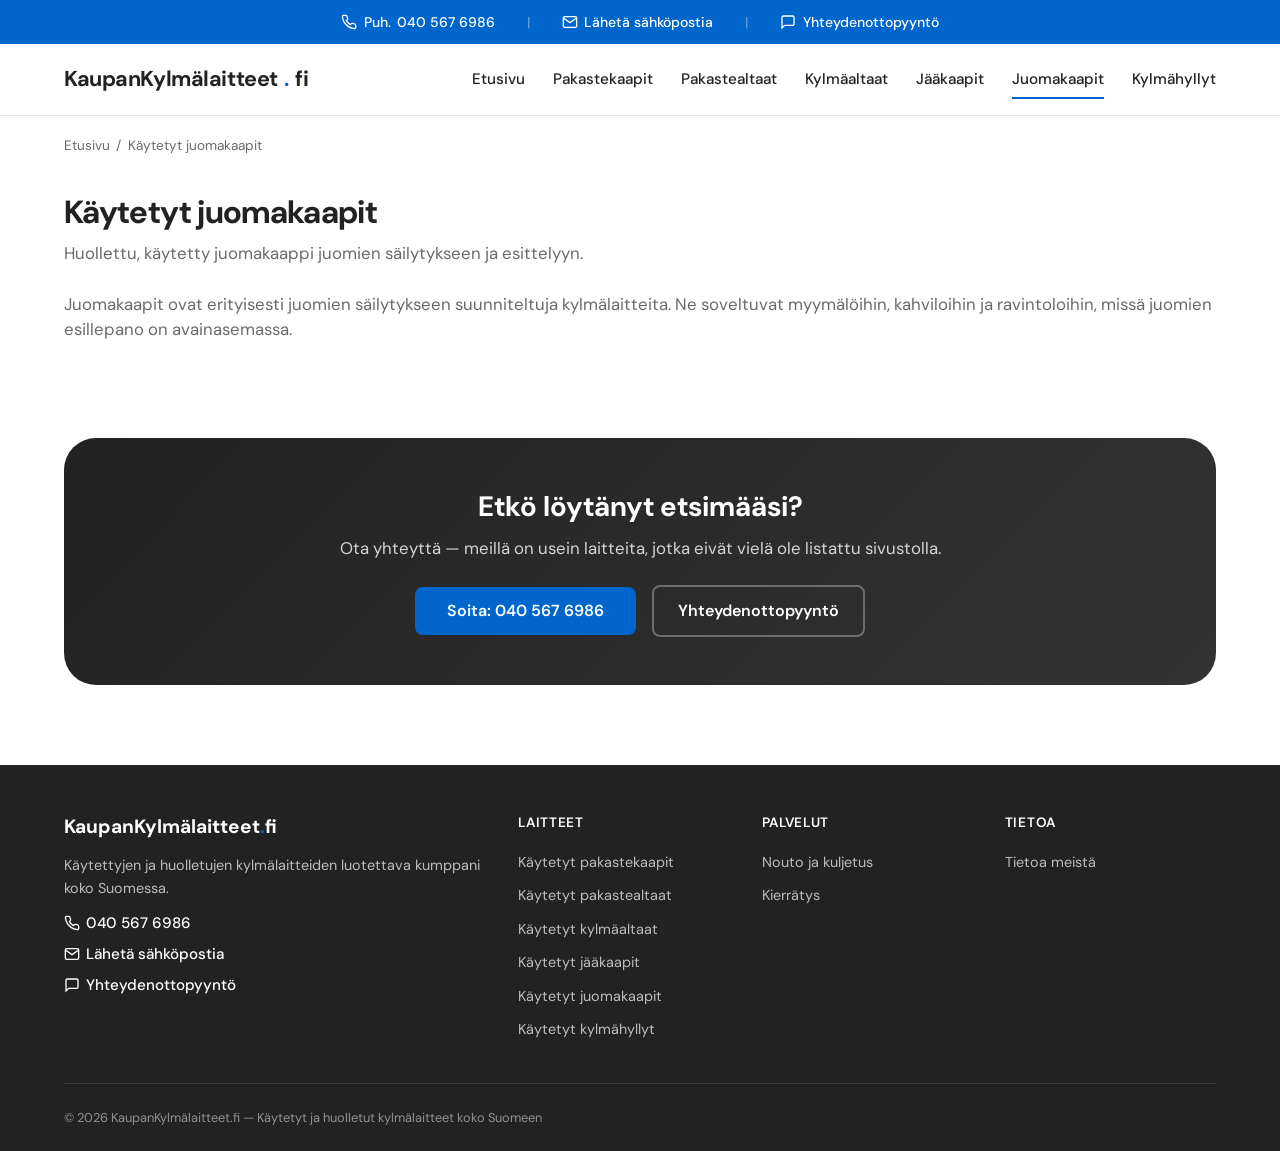
<file: kaytetyt-juomakaapit.html>
<!DOCTYPE html>
<html lang="fi">
<head>
  <meta charset="UTF-8">
  <meta name="viewport" content="width=device-width, initial-scale=1.0">
  <title>Käytetyt juomakaapit | KaupanKylmälaitteet.fi</title>
  <meta name="description" content="Osta käytettyjä ja huollettuja juomakaappeja koko Suomeen. Testattuja, huollettuja ja käyttövalmiita.">
  <link href="https://fonts.googleapis.com/css2?family=DM+Sans:opsz,wght@9..40,400..700&display=swap" rel="stylesheet">
  <link rel="stylesheet" href="styles.css">
  <!-- GA4 — replace G-XXXXXXXXXX with your Measurement ID -->
  <script async src="https://www.googletagmanager.com/gtag/js?id=G-XXXXXXXXXX"></script>
  <script>
    window.dataLayer = window.dataLayer || [];
    function gtag(){dataLayer.push(arguments);}
    gtag('js', new Date());
    gtag('config', 'G-XXXXXXXXXX');
  </script>
</head>
<body>

  <!-- Top sticky bar: phone + email -->
  <div class="bar-top">
    <a href="tel:+358405676986">
      <svg viewBox="0 0 24 24" fill="none" stroke="currentColor" stroke-width="2"><path d="M22 16.92v3a2 2 0 0 1-2.18 2 19.79 19.79 0 0 1-8.63-3.07 19.5 19.5 0 0 1-6-6 19.79 19.79 0 0 1-3.07-8.67A2 2 0 0 1 4.11 2h3a2 2 0 0 1 2 1.72c.13.96.37 1.9.72 2.81a2 2 0 0 1-.45 2.11L8.09 9.91a16 16 0 0 0 6 6l1.27-1.27a2 2 0 0 1 2.11-.45c.91.35 1.85.59 2.81.72A2 2 0 0 1 22 16.92z"/></svg>
      <span class="phone-label">Puh. </span>040 567 6986
    </a>
    <span class="sep">|</span>
    <a href="mailto:nieminen.jukka.e@gmail.com">
      <svg viewBox="0 0 24 24" fill="none" stroke="currentColor" stroke-width="2"><path d="M4 4h16c1.1 0 2 .9 2 2v12c0 1.1-.9 2-2 2H4c-1.1 0-2-.9-2-2V6c0-1.1.9-2 2-2z"/><polyline points="22,6 12,13 2,6"/></svg>
      Lähetä sähköpostia
    </a>
    <span class="sep">|</span>
    <a href="#" class="contact-trigger">
      <svg width="16" height="16" viewBox="0 0 24 24" fill="none" stroke="currentColor" stroke-width="2"><path d="M21 15a2 2 0 0 1-2 2H7l-4 4V5a2 2 0 0 1 2-2h14a2 2 0 0 1 2 2z"/></svg>
      Yhteydenottopyyntö
    </a>
  </div>


  <!-- Header / Navigation -->
  <header class="site-header">
    <div class="header-inner">
      <a href="index.html" class="logo">KaupanKylmälaitteet<span class="dot">.</span>fi</a>
      <button class="nav-toggle" aria-label="Valikko" aria-expanded="false">☰</button>
      <nav class="main-nav">
        <ul>
          <li><a href="index.html">Etusivu</a></li>
          <li><a href="kaytetyt-pakastekaapit.html">Pakastekaapit</a></li>
          <li><a href="kaytetyt-pakastealtaat.html">Pakastealtaat</a></li>
          <li><a href="kaytetyt-kylma-altaat.html">Kylmäaltaat</a></li>
          <li><a href="kaytetyt-jaakaapit.html">Jääkaapit</a></li>
          <li><a href="kaytetyt-juomakaapit.html">Juomakaapit</a></li>
          <li><a href="kaytetyt-kylmahyllyt.html">Kylmähyllyt</a></li>
        </ul>
      </nav>
    </div>
  </header>

  <!-- Breadcrumb -->
  <div class="container">
    <nav class="breadcrumb">
      <a href="index.html">Etusivu</a><span>/</span>Käytetyt juomakaapit
    </nav>
  </div>

  <!-- Page Header -->
  <div class="container">
    <div class="page-header">
      <h1>Käytetyt juomakaapit</h1>
      <p>Huollettu, käytetty juomakaappi juomien säilytykseen ja esittelyyn.<br><br>Juomakaapit ovat erityisesti juomien säilytykseen suunniteltuja kylmälaitteita. Ne soveltuvat myymälöihin, kahviloihin ja ravintoloihin, missä juomien esillepano on avainasemassa.</p>
    </div>
  </div>

  <!-- CTA Banner -->
  <section class="section">
    <div class="container">
      <div class="cta-banner">
        <h2>Etkö löytänyt etsimääsi?</h2>
        <p>Ota yhteyttä — meillä on usein laitteita, jotka eivät vielä ole listattu sivustolla.</p>
        <a href="tel:+358405676986" class="btn-accent">Soita: 040 567 6986</a>
        <a href="#" class="btn-outline contact-trigger">Yhteydenottopyyntö</a>
      </div>
    </div>
  </section>
  <!-- Footer -->
  <footer class="site-footer">
    <div class="container">
      <div class="footer-grid">
        <div class="footer-col footer-contact">
          <span class="footer-logo">KaupanKylmälaitteet<span class="dot">.</span>fi</span>
          <p>Käytettyjen ja huolletujen kylmälaitteiden luotettava kumppani koko Suomessa.</p>
          <a href="tel:+358405676986" style="margin-top:0.75rem;">
            <svg width="16" height="16" viewBox="0 0 24 24" fill="none" stroke="currentColor" stroke-width="2"><path d="M22 16.92v3a2 2 0 0 1-2.18 2 19.79 19.79 0 0 1-8.63-3.07 19.5 19.5 0 0 1-6-6 19.79 19.79 0 0 1-3.07-8.67A2 2 0 0 1 4.11 2h3a2 2 0 0 1 2 1.72c.13.96.37 1.9.72 2.81a2 2 0 0 1-.45 2.11L8.09 9.91a16 16 0 0 0 6 6l1.27-1.27a2 2 0 0 1 2.11-.45c.91.35 1.85.59 2.81.72A2 2 0 0 1 22 16.92z"/></svg>
            040 567 6986
          </a>
          <br>
          <a href="mailto:nieminen.jukka.e@gmail.com">
            <svg width="16" height="16" viewBox="0 0 24 24" fill="none" stroke="currentColor" stroke-width="2"><path d="M4 4h16c1.1 0 2 .9 2 2v12c0 1.1-.9 2-2 2H4c-1.1 0-2-.9-2-2V6c0-1.1.9-2 2-2z"/><polyline points="22,6 12,13 2,6"/></svg>
            Lähetä sähköpostia
          </a>
          <br>
          <a href="#" class="contact-trigger">
            <svg width="16" height="16" viewBox="0 0 24 24" fill="none" stroke="currentColor" stroke-width="2"><path d="M21 15a2 2 0 0 1-2 2H7l-4 4V5a2 2 0 0 1 2-2h14a2 2 0 0 1 2 2z"/></svg>
            Yhteydenottopyyntö
          </a>
        </div>
        <div class="footer-col">
          <h4>Laitteet</h4>
          <ul>
            <li><a href="kaytetyt-pakastekaapit.html">Käytetyt pakastekaapit</a></li>
            <li><a href="kaytetyt-pakastealtaat.html">Käytetyt pakastealtaat</a></li>
            <li><a href="kaytetyt-kylma-altaat.html">Käytetyt kylmäaltaat</a></li>
            <li><a href="kaytetyt-jaakaapit.html">Käytetyt jääkaapit</a></li>
            <li><a href="kaytetyt-juomakaapit.html">Käytetyt juomakaapit</a></li>
            <li><a href="kaytetyt-kylmahyllyt.html">Käytetyt kylmähyllyt</a></li>
          </ul>
        </div>
        <div class="footer-col">
          <h4>Palvelut</h4>
          <ul>
            <li><a href="laitteiden-nouto-ja-kuljetus.html">Nouto ja kuljetus</a></li>
            <li><a href="kylmalaitteiden-kierratys.html">Kierrätys</a></li>
          </ul>
        </div>
        <div class="footer-col">
          <h4>Tietoa</h4>
          <ul>
            <li><a href="tietoa-meista.html">Tietoa meistä</a></li>
          </ul>
        </div>
      </div>
      <div class="footer-bottom">
        <span>© 2026 KaupanKylmälaitteet.fi — Käytetyt ja huolletut kylmälaitteet koko Suomeen</span>
      </div>
    </div>
  </footer>

  <!-- Lightbox -->
  <div class="lightbox" id="lightbox">
    <button class="lightbox-close" aria-label="Sulje">✕</button>
    <div class="lightbox-content">
      <div class="img-placeholder">Kuva tulossa</div>
    </div>
  </div>

  <!-- Contact Form Modal -->
  <div class="form-modal" id="formModal">
    <div class="form-modal-overlay"></div>
    <div class="form-modal-box">
      <button class="form-modal-close" aria-label="Sulje">✕</button>
      <h3>Yhteydenottopyyntö</h3>
      <p class="form-modal-sub">Soitamme tai laitamme sinulle viestiä mahdollisimman pian.</p>
      <form id="contactForm" action="#" method="POST">
        <div class="form-field">
          <label for="cf-nimi">Nimi</label>
          <input type="text" id="cf-nimi" name="nimi" required>
        </div>
        <div class="form-field">
          <label for="cf-yhteystieto">Puhelin tai sähköposti</label>
          <input type="text" id="cf-yhteystieto" name="yhteystieto" required>
        </div>
        <button type="submit" class="form-submit">Lähetä</button>
      </form>
    </div>
  </div>

  <script src="script.js"></script>
</body>
</html>
</file>
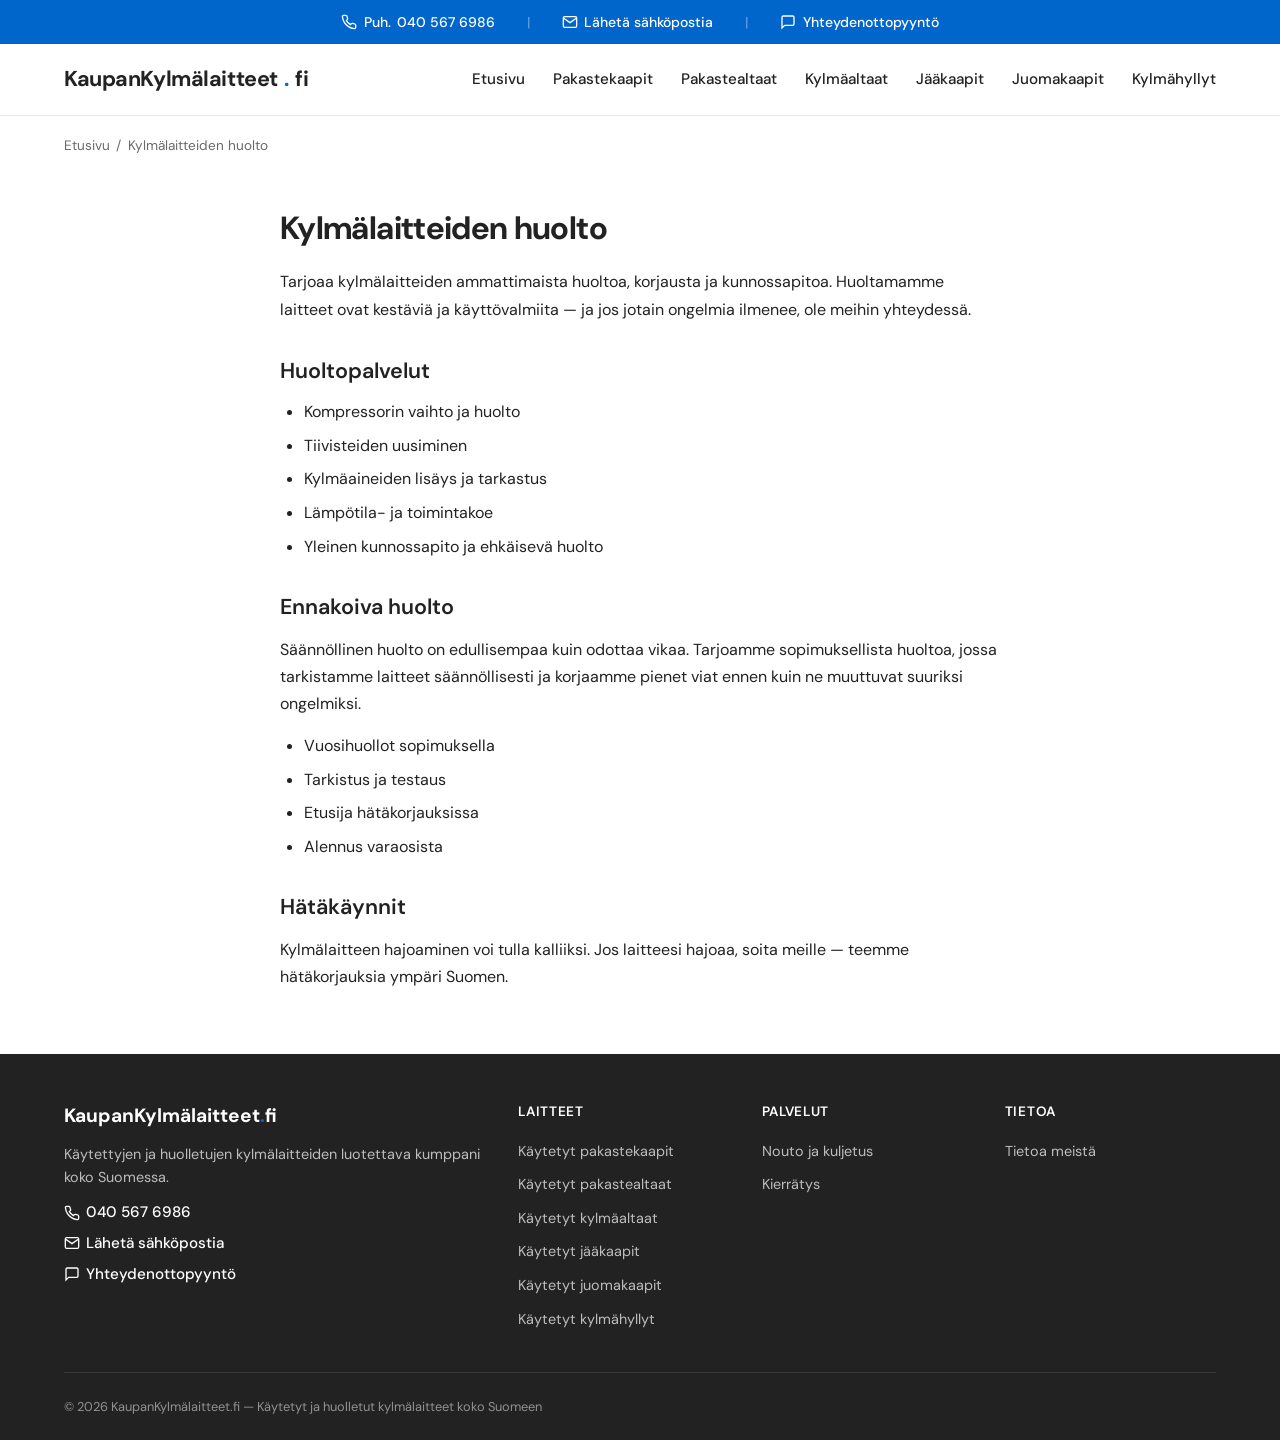
<file: kylmalaitehuolto.html>
<!DOCTYPE html>
<html lang="fi">
<head>
  <meta charset="UTF-8">
  <meta name="viewport" content="width=device-width, initial-scale=1.0">
  <title>Kylmälaitteiden huolto | KaupanKylmälaitteet.fi</title>
  <meta name="description" content="Kylmälaitteiden huolto, korjaus ja kunnossapito ympäri Suomen.">
  <link href="https://fonts.googleapis.com/css2?family=DM+Sans:opsz,wght@9..40,400..700&display=swap" rel="stylesheet">
  <link rel="stylesheet" href="styles.css">
  <!-- GA4 — replace G-XXXXXXXXXX with your Measurement ID -->
  <script async src="https://www.googletagmanager.com/gtag/js?id=G-XXXXXXXXXX"></script>
  <script>
    window.dataLayer = window.dataLayer || [];
    function gtag(){dataLayer.push(arguments);}
    gtag('js', new Date());
    gtag('config', 'G-XXXXXXXXXX');
  </script>
</head>
<body>

  <!-- Top sticky bar: phone + email -->
  <div class="bar-top">
    <a href="tel:+358405676986">
      <svg viewBox="0 0 24 24" fill="none" stroke="currentColor" stroke-width="2"><path d="M22 16.92v3a2 2 0 0 1-2.18 2 19.79 19.79 0 0 1-8.63-3.07 19.5 19.5 0 0 1-6-6 19.79 19.79 0 0 1-3.07-8.67A2 2 0 0 1 4.11 2h3a2 2 0 0 1 2 1.72c.13.96.37 1.9.72 2.81a2 2 0 0 1-.45 2.11L8.09 9.91a16 16 0 0 0 6 6l1.27-1.27a2 2 0 0 1 2.11-.45c.91.35 1.85.59 2.81.72A2 2 0 0 1 22 16.92z"/></svg>
      <span class="phone-label">Puh. </span>040 567 6986
    </a>
    <span class="sep">|</span>
    <a href="mailto:nieminen.jukka.e@gmail.com">
      <svg viewBox="0 0 24 24" fill="none" stroke="currentColor" stroke-width="2"><path d="M4 4h16c1.1 0 2 .9 2 2v12c0 1.1-.9 2-2 2H4c-1.1 0-2-.9-2-2V6c0-1.1.9-2 2-2z"/><polyline points="22,6 12,13 2,6"/></svg>
      Lähetä sähköpostia
    </a>
    <span class="sep">|</span>
    <a href="#" class="contact-trigger">
      <svg width="16" height="16" viewBox="0 0 24 24" fill="none" stroke="currentColor" stroke-width="2"><path d="M21 15a2 2 0 0 1-2 2H7l-4 4V5a2 2 0 0 1 2-2h14a2 2 0 0 1 2 2z"/></svg>
      Yhteydenottopyyntö
    </a>
  </div>


  <!-- Header / Navigation -->
  <header class="site-header">
    <div class="header-inner">
      <a href="index.html" class="logo">KaupanKylmälaitteet<span class="dot">.</span>fi</a>
      <button class="nav-toggle" aria-label="Valikko" aria-expanded="false">☰</button>
      <nav class="main-nav">
        <ul>
          <li><a href="index.html">Etusivu</a></li>
          <li><a href="kaytetyt-pakastekaapit.html">Pakastekaapit</a></li>
          <li><a href="kaytetyt-pakastealtaat.html">Pakastealtaat</a></li>
          <li><a href="kaytetyt-kylma-altaat.html">Kylmäaltaat</a></li>
          <li><a href="kaytetyt-jaakaapit.html">Jääkaapit</a></li>
          <li><a href="kaytetyt-juomakaapit.html">Juomakaapit</a></li>
          <li><a href="kaytetyt-kylmahyllyt.html">Kylmähyllyt</a></li>
        </ul>
      </nav>
    </div>
  </header>

  <!-- Breadcrumb -->
  <div class="container">
    <nav class="breadcrumb">
      <a href="index.html">Etusivu</a><span>/</span>Kylmälaitteiden huolto
    </nav>
  </div>

  <!-- Page Content -->
  <div class="container">
    <div class="page-content container-narrow" style="max-width:720px; margin:0 auto;">
      <h1>Kylmälaitteiden huolto</h1>
<p>Tarjoaa kylmälaitteiden ammattimaista huoltoa, korjausta ja kunnossapitoa. Huoltamamme laitteet ovat kestäviä ja käyttövalmiita — ja jos jotain ongelmia ilmenee, ole meihin yhteydessä.</p>

<h2>Huoltopalvelut</h2>
<ul>
  <li>Kompressorin vaihto ja huolto</li>
  <li>Tiivisteiden uusiminen</li>
  <li>Kylmäaineiden lisäys ja tarkastus</li>
  <li>Lämpötila- ja toimintakoe</li>
  <li>Yleinen kunnossapito ja ehkäisevä huolto</li>
</ul>

<h2>Ennakoiva huolto</h2>
<p>Säännöllinen huolto on edullisempaa kuin odottaa vikaa. Tarjoamme sopimuksellista huoltoa, jossa tarkistamme laitteet säännöllisesti ja korjaamme pienet viat ennen kuin ne muuttuvat suuriksi ongelmiksi.</p>
<ul>
  <li>Vuosihuollot sopimuksella</li>
  <li>Tarkistus ja testaus</li>
  <li>Etusija hätäkorjauksissa</li>
  <li>Alennus varaosista</li>
</ul>

<h2>Hätäkäynnit</h2>
<p>Kylmälaitteen hajoaminen voi tulla kalliiksi. Jos laitteesi hajoaa, soita meille — teemme hätäkorjauksia ympäri Suomen.</p>
    </div>
  </div>

  <!-- Footer -->
  <footer class="site-footer">
    <div class="container">
      <div class="footer-grid">
        <div class="footer-col footer-contact">
          <span class="footer-logo">KaupanKylmälaitteet<span class="dot">.</span>fi</span>
          <p>Käytettyjen ja huolletujen kylmälaitteiden luotettava kumppani koko Suomessa.</p>
          <a href="tel:+358405676986" style="margin-top:0.75rem;">
            <svg width="16" height="16" viewBox="0 0 24 24" fill="none" stroke="currentColor" stroke-width="2"><path d="M22 16.92v3a2 2 0 0 1-2.18 2 19.79 19.79 0 0 1-8.63-3.07 19.5 19.5 0 0 1-6-6 19.79 19.79 0 0 1-3.07-8.67A2 2 0 0 1 4.11 2h3a2 2 0 0 1 2 1.72c.13.96.37 1.9.72 2.81a2 2 0 0 1-.45 2.11L8.09 9.91a16 16 0 0 0 6 6l1.27-1.27a2 2 0 0 1 2.11-.45c.91.35 1.85.59 2.81.72A2 2 0 0 1 22 16.92z"/></svg>
            040 567 6986
          </a>
          <br>
          <a href="mailto:nieminen.jukka.e@gmail.com">
            <svg width="16" height="16" viewBox="0 0 24 24" fill="none" stroke="currentColor" stroke-width="2"><path d="M4 4h16c1.1 0 2 .9 2 2v12c0 1.1-.9 2-2 2H4c-1.1 0-2-.9-2-2V6c0-1.1.9-2 2-2z"/><polyline points="22,6 12,13 2,6"/></svg>
            Lähetä sähköpostia
          </a>
          <br>
          <a href="#" class="contact-trigger">
            <svg width="16" height="16" viewBox="0 0 24 24" fill="none" stroke="currentColor" stroke-width="2"><path d="M21 15a2 2 0 0 1-2 2H7l-4 4V5a2 2 0 0 1 2-2h14a2 2 0 0 1 2 2z"/></svg>
            Yhteydenottopyyntö
          </a>
        </div>
        <div class="footer-col">
          <h4>Laitteet</h4>
          <ul>
            <li><a href="kaytetyt-pakastekaapit.html">Käytetyt pakastekaapit</a></li>
            <li><a href="kaytetyt-pakastealtaat.html">Käytetyt pakastealtaat</a></li>
            <li><a href="kaytetyt-kylma-altaat.html">Käytetyt kylmäaltaat</a></li>
            <li><a href="kaytetyt-jaakaapit.html">Käytetyt jääkaapit</a></li>
            <li><a href="kaytetyt-juomakaapit.html">Käytetyt juomakaapit</a></li>
            <li><a href="kaytetyt-kylmahyllyt.html">Käytetyt kylmähyllyt</a></li>
          </ul>
        </div>
        <div class="footer-col">
          <h4>Palvelut</h4>
          <ul>
            <li><a href="laitteiden-nouto-ja-kuljetus.html">Nouto ja kuljetus</a></li>
            <li><a href="kylmalaitteiden-kierratys.html">Kierrätys</a></li>
          </ul>
        </div>
        <div class="footer-col">
          <h4>Tietoa</h4>
          <ul>
            <li><a href="tietoa-meista.html">Tietoa meistä</a></li>
          </ul>
        </div>
      </div>
      <div class="footer-bottom">
        <span>© 2026 KaupanKylmälaitteet.fi — Käytetyt ja huolletut kylmälaitteet koko Suomeen</span>
      </div>
    </div>
  </footer>

  <!-- Lightbox -->
  <div class="lightbox" id="lightbox">
    <button class="lightbox-close" aria-label="Sulje">✕</button>
    <div class="lightbox-content">
      <div class="img-placeholder">Kuva tulossa</div>
    </div>
  </div>

  <!-- Contact Form Modal -->
  <div class="form-modal" id="formModal">
    <div class="form-modal-overlay"></div>
    <div class="form-modal-box">
      <button class="form-modal-close" aria-label="Sulje">✕</button>
      <h3>Yhteydenottopyyntö</h3>
      <p class="form-modal-sub">Soitamme tai laitamme sinulle viestiä mahdollisimman pian.</p>
      <form id="contactForm" action="#" method="POST">
        <div class="form-field">
          <label for="cf-nimi">Nimi</label>
          <input type="text" id="cf-nimi" name="nimi" required>
        </div>
        <div class="form-field">
          <label for="cf-yhteystieto">Puhelin tai sähköposti</label>
          <input type="text" id="cf-yhteystieto" name="yhteystieto" required>
        </div>
        <button type="submit" class="form-submit">Lähetä</button>
      </form>
    </div>
  </div>

  <script src="script.js"></script>
</body>
</html>
</file>
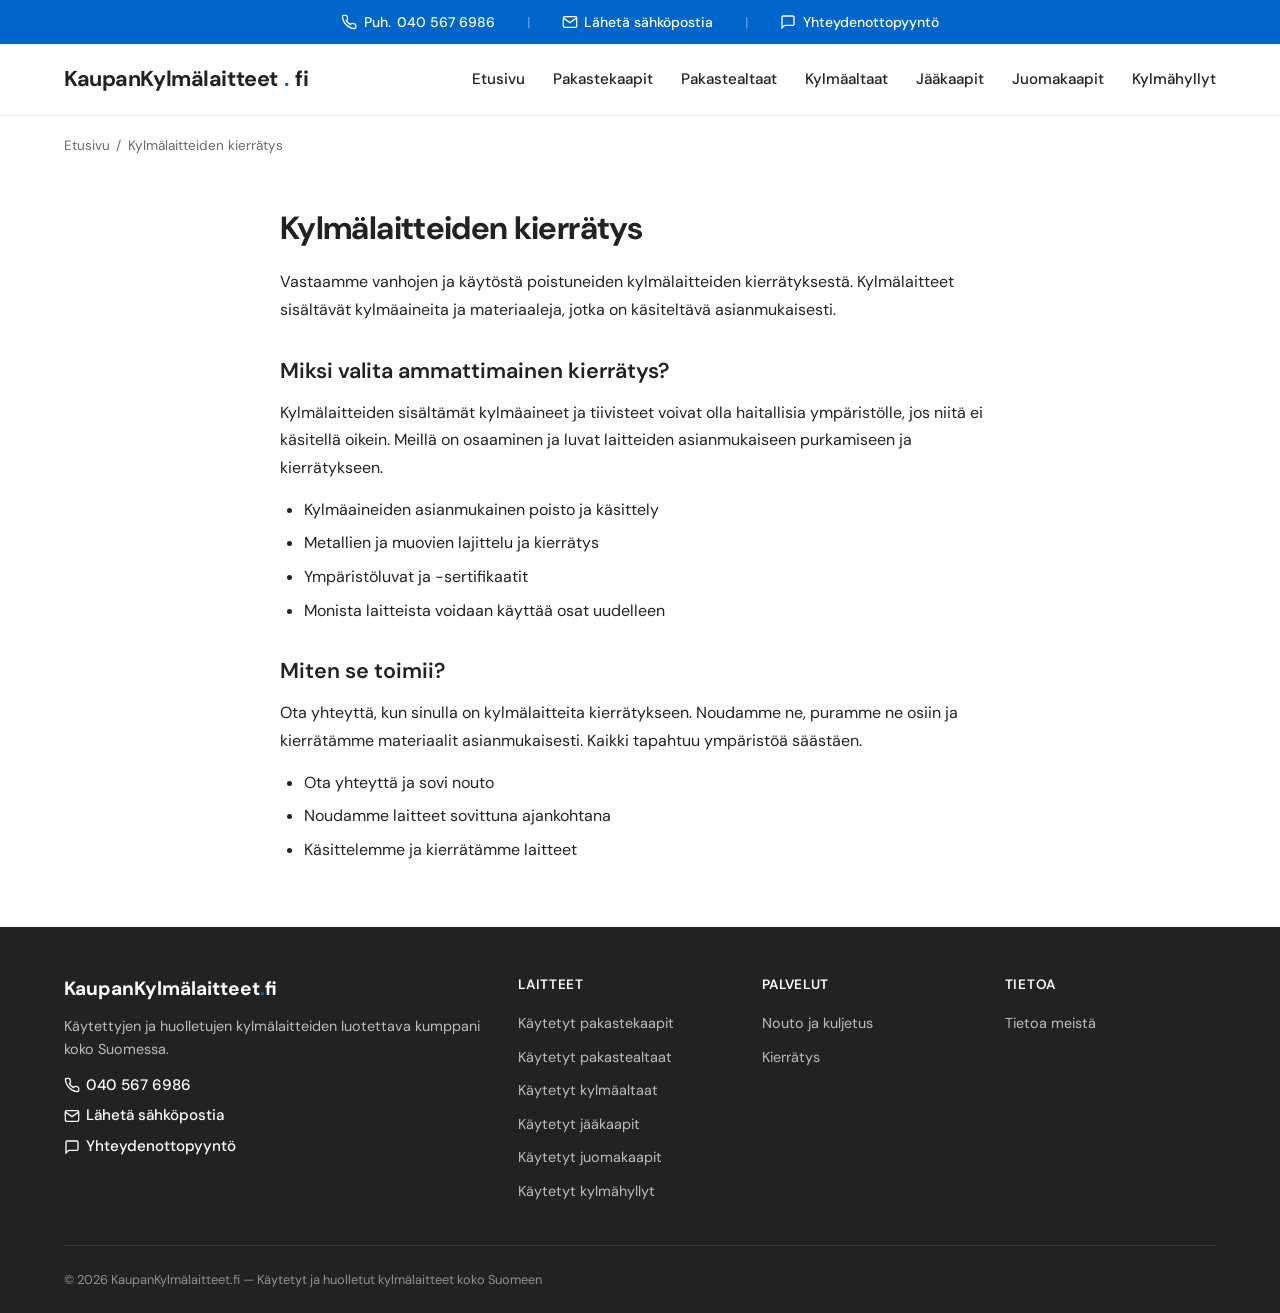
<file: kylmalaitteiden-kierratys.html>
<!DOCTYPE html>
<html lang="fi">
<head>
  <meta charset="UTF-8">
  <meta name="viewport" content="width=device-width, initial-scale=1.0">
  <title>Kylmälaitteiden kierrätys | KaupanKylmälaitteet.fi</title>
  <meta name="description" content="Vastaamme vanhojen kylmälaitteiden ympäristöön mukavasta kierrätyksestä.">
  <link href="https://fonts.googleapis.com/css2?family=DM+Sans:opsz,wght@9..40,400..700&display=swap" rel="stylesheet">
  <link rel="stylesheet" href="styles.css">
  <!-- GA4 — replace G-XXXXXXXXXX with your Measurement ID -->
  <script async src="https://www.googletagmanager.com/gtag/js?id=G-XXXXXXXXXX"></script>
  <script>
    window.dataLayer = window.dataLayer || [];
    function gtag(){dataLayer.push(arguments);}
    gtag('js', new Date());
    gtag('config', 'G-XXXXXXXXXX');
  </script>
</head>
<body>

  <!-- Top sticky bar: phone + email -->
  <div class="bar-top">
    <a href="tel:+358405676986">
      <svg viewBox="0 0 24 24" fill="none" stroke="currentColor" stroke-width="2"><path d="M22 16.92v3a2 2 0 0 1-2.18 2 19.79 19.79 0 0 1-8.63-3.07 19.5 19.5 0 0 1-6-6 19.79 19.79 0 0 1-3.07-8.67A2 2 0 0 1 4.11 2h3a2 2 0 0 1 2 1.72c.13.96.37 1.9.72 2.81a2 2 0 0 1-.45 2.11L8.09 9.91a16 16 0 0 0 6 6l1.27-1.27a2 2 0 0 1 2.11-.45c.91.35 1.85.59 2.81.72A2 2 0 0 1 22 16.92z"/></svg>
      <span class="phone-label">Puh. </span>040 567 6986
    </a>
    <span class="sep">|</span>
    <a href="mailto:nieminen.jukka.e@gmail.com">
      <svg viewBox="0 0 24 24" fill="none" stroke="currentColor" stroke-width="2"><path d="M4 4h16c1.1 0 2 .9 2 2v12c0 1.1-.9 2-2 2H4c-1.1 0-2-.9-2-2V6c0-1.1.9-2 2-2z"/><polyline points="22,6 12,13 2,6"/></svg>
      Lähetä sähköpostia
    </a>
    <span class="sep">|</span>
    <a href="#" class="contact-trigger">
      <svg width="16" height="16" viewBox="0 0 24 24" fill="none" stroke="currentColor" stroke-width="2"><path d="M21 15a2 2 0 0 1-2 2H7l-4 4V5a2 2 0 0 1 2-2h14a2 2 0 0 1 2 2z"/></svg>
      Yhteydenottopyyntö
    </a>
  </div>


  <!-- Header / Navigation -->
  <header class="site-header">
    <div class="header-inner">
      <a href="index.html" class="logo">KaupanKylmälaitteet<span class="dot">.</span>fi</a>
      <button class="nav-toggle" aria-label="Valikko" aria-expanded="false">☰</button>
      <nav class="main-nav">
        <ul>
          <li><a href="index.html">Etusivu</a></li>
          <li><a href="kaytetyt-pakastekaapit.html">Pakastekaapit</a></li>
          <li><a href="kaytetyt-pakastealtaat.html">Pakastealtaat</a></li>
          <li><a href="kaytetyt-kylma-altaat.html">Kylmäaltaat</a></li>
          <li><a href="kaytetyt-jaakaapit.html">Jääkaapit</a></li>
          <li><a href="kaytetyt-juomakaapit.html">Juomakaapit</a></li>
          <li><a href="kaytetyt-kylmahyllyt.html">Kylmähyllyt</a></li>
        </ul>
      </nav>
    </div>
  </header>

  <!-- Breadcrumb -->
  <div class="container">
    <nav class="breadcrumb">
      <a href="index.html">Etusivu</a><span>/</span>Kylmälaitteiden kierrätys
    </nav>
  </div>

  <!-- Page Content -->
  <div class="container">
    <div class="page-content container-narrow" style="max-width:720px; margin:0 auto;">
      <h1>Kylmälaitteiden kierrätys</h1>
<p>Vastaamme vanhojen ja käytöstä poistuneiden kylmälaitteiden kierrätyksestä. Kylmälaitteet sisältävät kylmäaineita ja materiaaleja, jotka on käsiteltävä asianmukaisesti.</p>

<h2>Miksi valita ammattimainen kierrätys?</h2>
<p>Kylmälaitteiden sisältämät kylmäaineet ja tiivisteet voivat olla haitallisia ympäristölle, jos niitä ei käsitellä oikein. Meillä on osaaminen ja luvat laitteiden asianmukaiseen purkamiseen ja kierrätykseen.</p>
<ul>
  <li>Kylmäaineiden asianmukainen poisto ja käsittely</li>
  <li>Metallien ja muovien lajittelu ja kierrätys</li>
  <li>Ympäristöluvat ja -sertifikaatit</li>
  <li>Monista laitteista voidaan käyttää osat uudelleen</li>
</ul>

<h2>Miten se toimii?</h2>
<p>Ota yhteyttä, kun sinulla on kylmälaitteita kierrätykseen. Noudamme ne, puramme ne osiin ja kierrätämme materiaalit asianmukaisesti. Kaikki tapahtuu ympäristöä säästäen.</p>
<ul>
  <li>Ota yhteyttä ja sovi nouto</li>
  <li>Noudamme laitteet sovittuna ajankohtana</li>
  <li>Käsittelemme ja kierrätämme laitteet</li>
</ul>
    </div>
  </div>

  <!-- Footer -->
  <footer class="site-footer">
    <div class="container">
      <div class="footer-grid">
        <div class="footer-col footer-contact">
          <span class="footer-logo">KaupanKylmälaitteet<span class="dot">.</span>fi</span>
          <p>Käytettyjen ja huolletujen kylmälaitteiden luotettava kumppani koko Suomessa.</p>
          <a href="tel:+358405676986" style="margin-top:0.75rem;">
            <svg width="16" height="16" viewBox="0 0 24 24" fill="none" stroke="currentColor" stroke-width="2"><path d="M22 16.92v3a2 2 0 0 1-2.18 2 19.79 19.79 0 0 1-8.63-3.07 19.5 19.5 0 0 1-6-6 19.79 19.79 0 0 1-3.07-8.67A2 2 0 0 1 4.11 2h3a2 2 0 0 1 2 1.72c.13.96.37 1.9.72 2.81a2 2 0 0 1-.45 2.11L8.09 9.91a16 16 0 0 0 6 6l1.27-1.27a2 2 0 0 1 2.11-.45c.91.35 1.85.59 2.81.72A2 2 0 0 1 22 16.92z"/></svg>
            040 567 6986
          </a>
          <br>
          <a href="mailto:nieminen.jukka.e@gmail.com">
            <svg width="16" height="16" viewBox="0 0 24 24" fill="none" stroke="currentColor" stroke-width="2"><path d="M4 4h16c1.1 0 2 .9 2 2v12c0 1.1-.9 2-2 2H4c-1.1 0-2-.9-2-2V6c0-1.1.9-2 2-2z"/><polyline points="22,6 12,13 2,6"/></svg>
            Lähetä sähköpostia
          </a>
          <br>
          <a href="#" class="contact-trigger">
            <svg width="16" height="16" viewBox="0 0 24 24" fill="none" stroke="currentColor" stroke-width="2"><path d="M21 15a2 2 0 0 1-2 2H7l-4 4V5a2 2 0 0 1 2-2h14a2 2 0 0 1 2 2z"/></svg>
            Yhteydenottopyyntö
          </a>
        </div>
        <div class="footer-col">
          <h4>Laitteet</h4>
          <ul>
            <li><a href="kaytetyt-pakastekaapit.html">Käytetyt pakastekaapit</a></li>
            <li><a href="kaytetyt-pakastealtaat.html">Käytetyt pakastealtaat</a></li>
            <li><a href="kaytetyt-kylma-altaat.html">Käytetyt kylmäaltaat</a></li>
            <li><a href="kaytetyt-jaakaapit.html">Käytetyt jääkaapit</a></li>
            <li><a href="kaytetyt-juomakaapit.html">Käytetyt juomakaapit</a></li>
            <li><a href="kaytetyt-kylmahyllyt.html">Käytetyt kylmähyllyt</a></li>
          </ul>
        </div>
        <div class="footer-col">
          <h4>Palvelut</h4>
          <ul>
            <li><a href="laitteiden-nouto-ja-kuljetus.html">Nouto ja kuljetus</a></li>
            <li><a href="kylmalaitteiden-kierratys.html">Kierrätys</a></li>
          </ul>
        </div>
        <div class="footer-col">
          <h4>Tietoa</h4>
          <ul>
            <li><a href="tietoa-meista.html">Tietoa meistä</a></li>
          </ul>
        </div>
      </div>
      <div class="footer-bottom">
        <span>© 2026 KaupanKylmälaitteet.fi — Käytetyt ja huolletut kylmälaitteet koko Suomeen</span>
      </div>
    </div>
  </footer>

  <!-- Lightbox -->
  <div class="lightbox" id="lightbox">
    <button class="lightbox-close" aria-label="Sulje">✕</button>
    <div class="lightbox-content">
      <div class="img-placeholder">Kuva tulossa</div>
    </div>
  </div>

  <!-- Contact Form Modal -->
  <div class="form-modal" id="formModal">
    <div class="form-modal-overlay"></div>
    <div class="form-modal-box">
      <button class="form-modal-close" aria-label="Sulje">✕</button>
      <h3>Yhteydenottopyyntö</h3>
      <p class="form-modal-sub">Soitamme tai laitamme sinulle viestiä mahdollisimman pian.</p>
      <form id="contactForm" action="#" method="POST">
        <div class="form-field">
          <label for="cf-nimi">Nimi</label>
          <input type="text" id="cf-nimi" name="nimi" required>
        </div>
        <div class="form-field">
          <label for="cf-yhteystieto">Puhelin tai sähköposti</label>
          <input type="text" id="cf-yhteystieto" name="yhteystieto" required>
        </div>
        <button type="submit" class="form-submit">Lähetä</button>
      </form>
    </div>
  </div>

  <script src="script.js"></script>
</body>
</html>
</file>
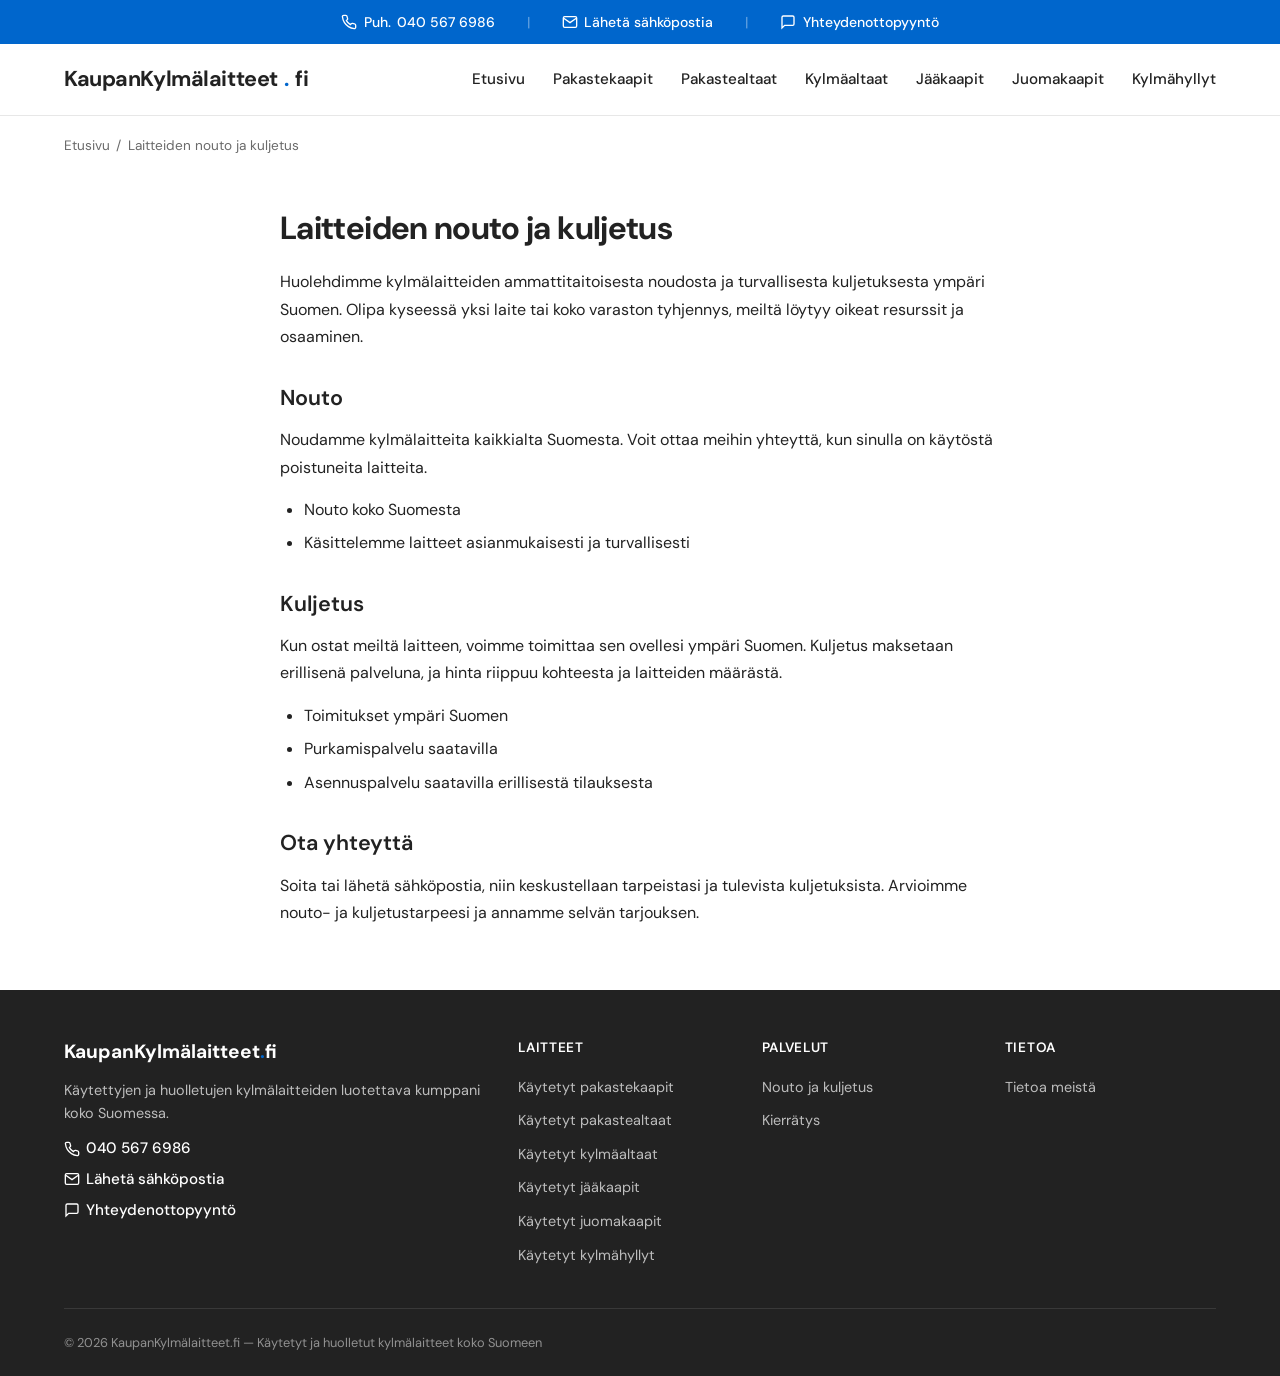
<file: laitteiden-nouto-ja-kuljetus.html>
<!DOCTYPE html>
<html lang="fi">
<head>
  <meta charset="UTF-8">
  <meta name="viewport" content="width=device-width, initial-scale=1.0">
  <title>Laitteiden nouto ja kuljetus | KaupanKylmälaitteet.fi</title>
  <meta name="description" content="Nouto ja kuljetus ympäri Suomen — ammattitaitoisesti ja turvallisesti.">
  <link href="https://fonts.googleapis.com/css2?family=DM+Sans:opsz,wght@9..40,400..700&display=swap" rel="stylesheet">
  <link rel="stylesheet" href="styles.css">
  <!-- GA4 — replace G-XXXXXXXXXX with your Measurement ID -->
  <script async src="https://www.googletagmanager.com/gtag/js?id=G-XXXXXXXXXX"></script>
  <script>
    window.dataLayer = window.dataLayer || [];
    function gtag(){dataLayer.push(arguments);}
    gtag('js', new Date());
    gtag('config', 'G-XXXXXXXXXX');
  </script>
</head>
<body>

  <!-- Top sticky bar: phone + email -->
  <div class="bar-top">
    <a href="tel:+358405676986">
      <svg viewBox="0 0 24 24" fill="none" stroke="currentColor" stroke-width="2"><path d="M22 16.92v3a2 2 0 0 1-2.18 2 19.79 19.79 0 0 1-8.63-3.07 19.5 19.5 0 0 1-6-6 19.79 19.79 0 0 1-3.07-8.67A2 2 0 0 1 4.11 2h3a2 2 0 0 1 2 1.72c.13.96.37 1.9.72 2.81a2 2 0 0 1-.45 2.11L8.09 9.91a16 16 0 0 0 6 6l1.27-1.27a2 2 0 0 1 2.11-.45c.91.35 1.85.59 2.81.72A2 2 0 0 1 22 16.92z"/></svg>
      <span class="phone-label">Puh. </span>040 567 6986
    </a>
    <span class="sep">|</span>
    <a href="mailto:nieminen.jukka.e@gmail.com">
      <svg viewBox="0 0 24 24" fill="none" stroke="currentColor" stroke-width="2"><path d="M4 4h16c1.1 0 2 .9 2 2v12c0 1.1-.9 2-2 2H4c-1.1 0-2-.9-2-2V6c0-1.1.9-2 2-2z"/><polyline points="22,6 12,13 2,6"/></svg>
      Lähetä sähköpostia
    </a>
    <span class="sep">|</span>
    <a href="#" class="contact-trigger">
      <svg width="16" height="16" viewBox="0 0 24 24" fill="none" stroke="currentColor" stroke-width="2"><path d="M21 15a2 2 0 0 1-2 2H7l-4 4V5a2 2 0 0 1 2-2h14a2 2 0 0 1 2 2z"/></svg>
      Yhteydenottopyyntö
    </a>
  </div>


  <!-- Header / Navigation -->
  <header class="site-header">
    <div class="header-inner">
      <a href="index.html" class="logo">KaupanKylmälaitteet<span class="dot">.</span>fi</a>
      <button class="nav-toggle" aria-label="Valikko" aria-expanded="false">☰</button>
      <nav class="main-nav">
        <ul>
          <li><a href="index.html">Etusivu</a></li>
          <li><a href="kaytetyt-pakastekaapit.html">Pakastekaapit</a></li>
          <li><a href="kaytetyt-pakastealtaat.html">Pakastealtaat</a></li>
          <li><a href="kaytetyt-kylma-altaat.html">Kylmäaltaat</a></li>
          <li><a href="kaytetyt-jaakaapit.html">Jääkaapit</a></li>
          <li><a href="kaytetyt-juomakaapit.html">Juomakaapit</a></li>
          <li><a href="kaytetyt-kylmahyllyt.html">Kylmähyllyt</a></li>
        </ul>
      </nav>
    </div>
  </header>

  <!-- Breadcrumb -->
  <div class="container">
    <nav class="breadcrumb">
      <a href="index.html">Etusivu</a><span>/</span>Laitteiden nouto ja kuljetus
    </nav>
  </div>

  <!-- Page Content -->
  <div class="container">
    <div class="page-content container-narrow" style="max-width:720px; margin:0 auto;">
      <h1>Laitteiden nouto ja kuljetus</h1>
<p>Huolehdimme kylmälaitteiden ammattitaitoisesta noudosta ja turvallisesta kuljetuksesta ympäri Suomen. Olipa kyseessä yksi laite tai koko varaston tyhjennys, meiltä löytyy oikeat resurssit ja osaaminen.</p>

<h2>Nouto</h2>
<p>Noudamme kylmälaitteita kaikkialta Suomesta. Voit ottaa meihin yhteyttä, kun sinulla on käytöstä poistuneita laitteita.</p>
<ul>
  <li>Nouto koko Suomesta</li>
  <li>Käsittelemme laitteet asianmukaisesti ja turvallisesti</li>
</ul>

<h2>Kuljetus</h2>
<p>Kun ostat meiltä laitteen, voimme toimittaa sen ovellesi ympäri Suomen. Kuljetus maksetaan erillisenä palveluna, ja hinta riippuu kohteesta ja laitteiden määrästä.</p>
<ul>
  <li>Toimitukset ympäri Suomen</li>
  <li>Purkamispalvelu saatavilla</li>
  <li>Asennuspalvelu saatavilla erillisestä tilauksesta</li>
</ul>

<h2>Ota yhteyttä</h2>
<p>Soita tai lähetä sähköpostia, niin keskustellaan tarpeistasi ja tulevista kuljetuksista. Arvioimme nouto- ja kuljetustarpeesi ja annamme selvän tarjouksen.</p>
    </div>
  </div>

  <!-- Footer -->
  <footer class="site-footer">
    <div class="container">
      <div class="footer-grid">
        <div class="footer-col footer-contact">
          <span class="footer-logo">KaupanKylmälaitteet<span class="dot">.</span>fi</span>
          <p>Käytettyjen ja huolletujen kylmälaitteiden luotettava kumppani koko Suomessa.</p>
          <a href="tel:+358405676986" style="margin-top:0.75rem;">
            <svg width="16" height="16" viewBox="0 0 24 24" fill="none" stroke="currentColor" stroke-width="2"><path d="M22 16.92v3a2 2 0 0 1-2.18 2 19.79 19.79 0 0 1-8.63-3.07 19.5 19.5 0 0 1-6-6 19.79 19.79 0 0 1-3.07-8.67A2 2 0 0 1 4.11 2h3a2 2 0 0 1 2 1.72c.13.96.37 1.9.72 2.81a2 2 0 0 1-.45 2.11L8.09 9.91a16 16 0 0 0 6 6l1.27-1.27a2 2 0 0 1 2.11-.45c.91.35 1.85.59 2.81.72A2 2 0 0 1 22 16.92z"/></svg>
            040 567 6986
          </a>
          <br>
          <a href="mailto:nieminen.jukka.e@gmail.com">
            <svg width="16" height="16" viewBox="0 0 24 24" fill="none" stroke="currentColor" stroke-width="2"><path d="M4 4h16c1.1 0 2 .9 2 2v12c0 1.1-.9 2-2 2H4c-1.1 0-2-.9-2-2V6c0-1.1.9-2 2-2z"/><polyline points="22,6 12,13 2,6"/></svg>
            Lähetä sähköpostia
          </a>
          <br>
          <a href="#" class="contact-trigger">
            <svg width="16" height="16" viewBox="0 0 24 24" fill="none" stroke="currentColor" stroke-width="2"><path d="M21 15a2 2 0 0 1-2 2H7l-4 4V5a2 2 0 0 1 2-2h14a2 2 0 0 1 2 2z"/></svg>
            Yhteydenottopyyntö
          </a>
        </div>
        <div class="footer-col">
          <h4>Laitteet</h4>
          <ul>
            <li><a href="kaytetyt-pakastekaapit.html">Käytetyt pakastekaapit</a></li>
            <li><a href="kaytetyt-pakastealtaat.html">Käytetyt pakastealtaat</a></li>
            <li><a href="kaytetyt-kylma-altaat.html">Käytetyt kylmäaltaat</a></li>
            <li><a href="kaytetyt-jaakaapit.html">Käytetyt jääkaapit</a></li>
            <li><a href="kaytetyt-juomakaapit.html">Käytetyt juomakaapit</a></li>
            <li><a href="kaytetyt-kylmahyllyt.html">Käytetyt kylmähyllyt</a></li>
          </ul>
        </div>
        <div class="footer-col">
          <h4>Palvelut</h4>
          <ul>
            <li><a href="laitteiden-nouto-ja-kuljetus.html">Nouto ja kuljetus</a></li>
            <li><a href="kylmalaitteiden-kierratys.html">Kierrätys</a></li>
          </ul>
        </div>
        <div class="footer-col">
          <h4>Tietoa</h4>
          <ul>
            <li><a href="tietoa-meista.html">Tietoa meistä</a></li>
          </ul>
        </div>
      </div>
      <div class="footer-bottom">
        <span>© 2026 KaupanKylmälaitteet.fi — Käytetyt ja huolletut kylmälaitteet koko Suomeen</span>
      </div>
    </div>
  </footer>

  <!-- Lightbox -->
  <div class="lightbox" id="lightbox">
    <button class="lightbox-close" aria-label="Sulje">✕</button>
    <div class="lightbox-content">
      <div class="img-placeholder">Kuva tulossa</div>
    </div>
  </div>

  <!-- Contact Form Modal -->
  <div class="form-modal" id="formModal">
    <div class="form-modal-overlay"></div>
    <div class="form-modal-box">
      <button class="form-modal-close" aria-label="Sulje">✕</button>
      <h3>Yhteydenottopyyntö</h3>
      <p class="form-modal-sub">Soitamme tai laitamme sinulle viestiä mahdollisimman pian.</p>
      <form id="contactForm" action="#" method="POST">
        <div class="form-field">
          <label for="cf-nimi">Nimi</label>
          <input type="text" id="cf-nimi" name="nimi" required>
        </div>
        <div class="form-field">
          <label for="cf-yhteystieto">Puhelin tai sähköposti</label>
          <input type="text" id="cf-yhteystieto" name="yhteystieto" required>
        </div>
        <button type="submit" class="form-submit">Lähetä</button>
      </form>
    </div>
  </div>

  <script src="script.js"></script>
</body>
</html>
</file>
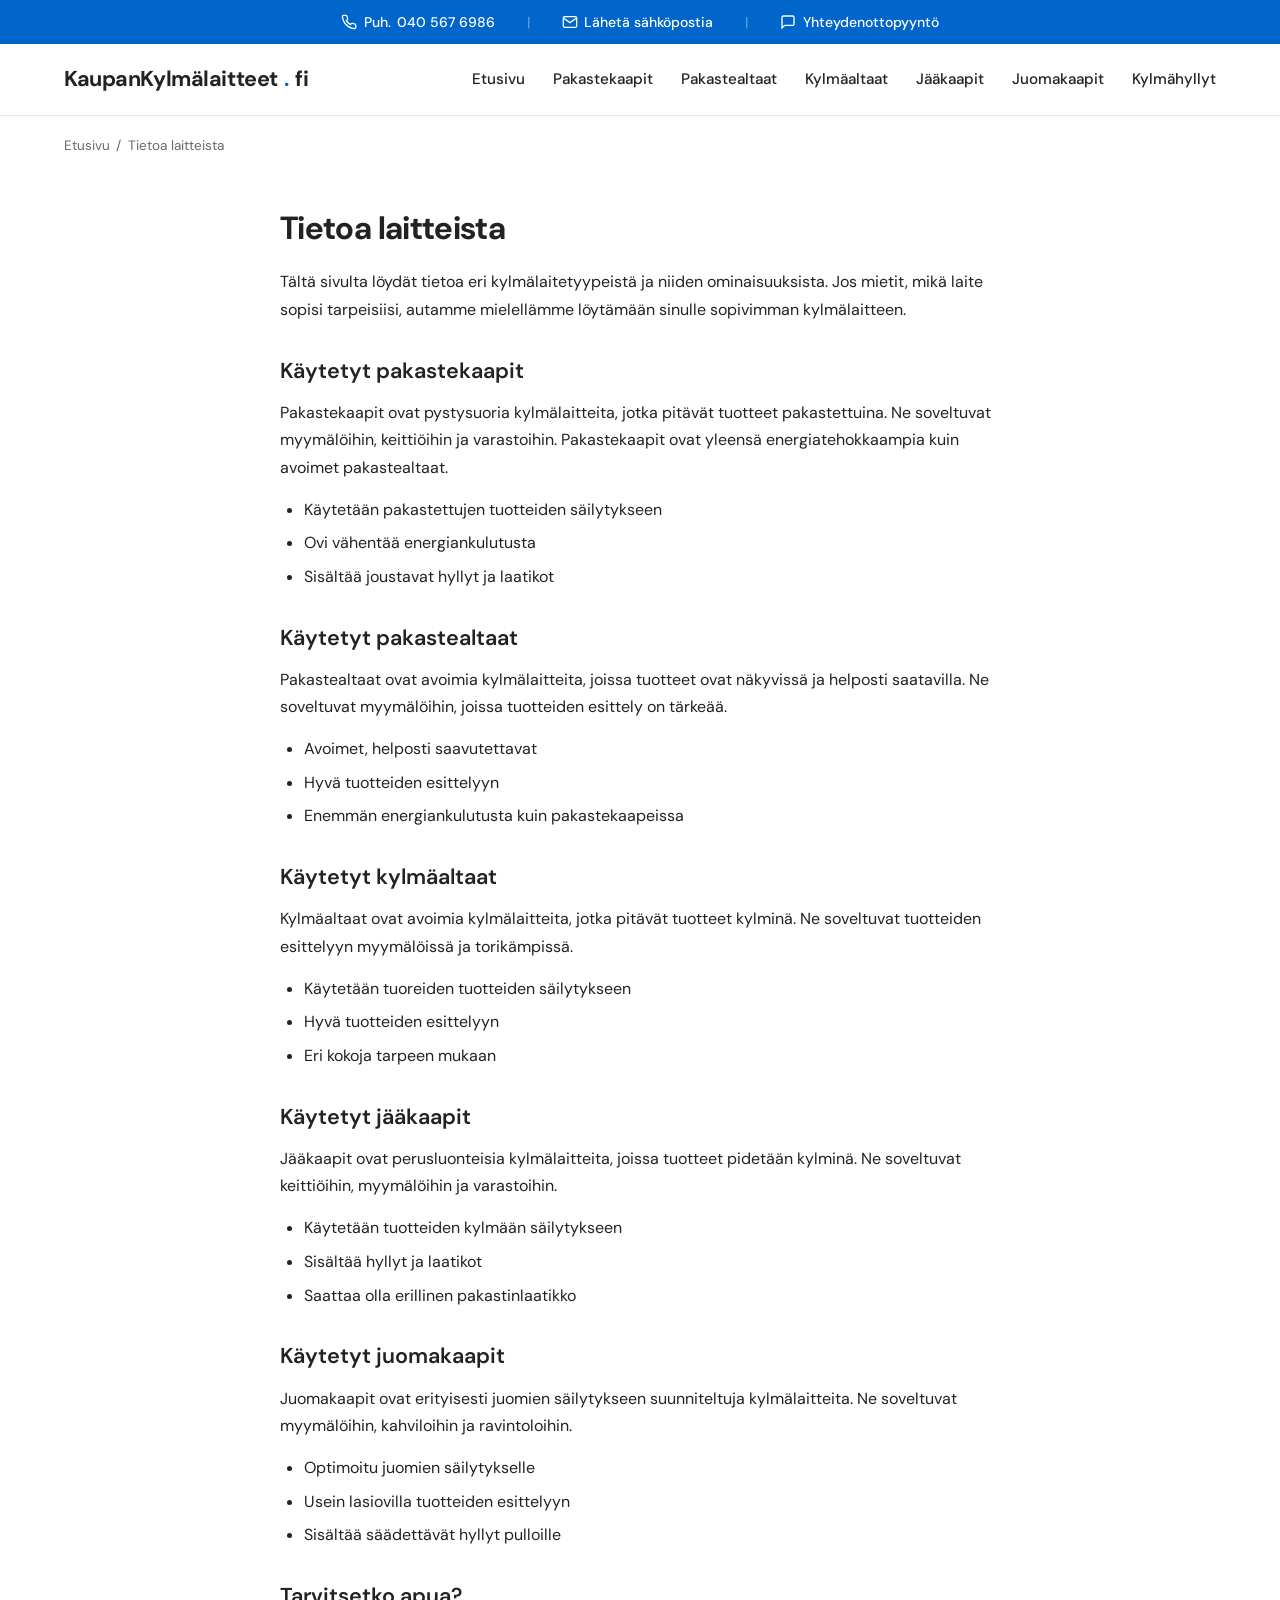
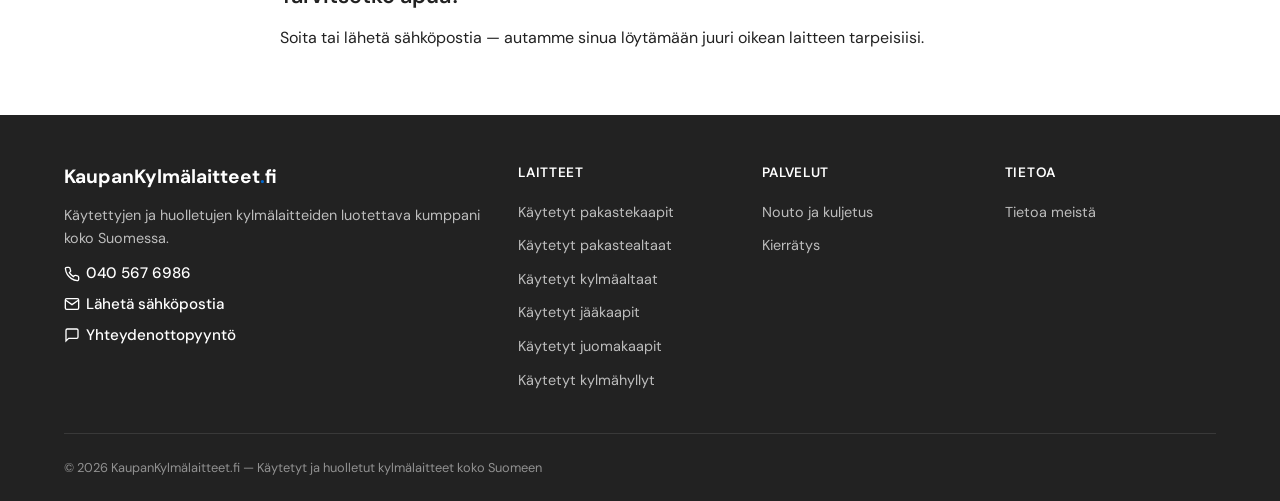
<file: tietoa-laitteista.html>
<!DOCTYPE html>
<html lang="fi">
<head>
  <meta charset="UTF-8">
  <meta name="viewport" content="width=device-width, initial-scale=1.0">
  <title>Tietoa laitteista | KaupanKylmälaitteet.fi</title>
  <meta name="description" content="Tietoa eri kylmälaitetyypeistä ja niiden ominaisuuksista.">
  <link href="https://fonts.googleapis.com/css2?family=DM+Sans:opsz,wght@9..40,400..700&display=swap" rel="stylesheet">
  <link rel="stylesheet" href="styles.css">
  <!-- GA4 — replace G-XXXXXXXXXX with your Measurement ID -->
  <script async src="https://www.googletagmanager.com/gtag/js?id=G-XXXXXXXXXX"></script>
  <script>
    window.dataLayer = window.dataLayer || [];
    function gtag(){dataLayer.push(arguments);}
    gtag('js', new Date());
    gtag('config', 'G-XXXXXXXXXX');
  </script>
</head>
<body>

  <!-- Top sticky bar: phone + email -->
  <div class="bar-top">
    <a href="tel:+358405676986">
      <svg viewBox="0 0 24 24" fill="none" stroke="currentColor" stroke-width="2"><path d="M22 16.92v3a2 2 0 0 1-2.18 2 19.79 19.79 0 0 1-8.63-3.07 19.5 19.5 0 0 1-6-6 19.79 19.79 0 0 1-3.07-8.67A2 2 0 0 1 4.11 2h3a2 2 0 0 1 2 1.72c.13.96.37 1.9.72 2.81a2 2 0 0 1-.45 2.11L8.09 9.91a16 16 0 0 0 6 6l1.27-1.27a2 2 0 0 1 2.11-.45c.91.35 1.85.59 2.81.72A2 2 0 0 1 22 16.92z"/></svg>
      <span class="phone-label">Puh. </span>040 567 6986
    </a>
    <span class="sep">|</span>
    <a href="mailto:nieminen.jukka.e@gmail.com">
      <svg viewBox="0 0 24 24" fill="none" stroke="currentColor" stroke-width="2"><path d="M4 4h16c1.1 0 2 .9 2 2v12c0 1.1-.9 2-2 2H4c-1.1 0-2-.9-2-2V6c0-1.1.9-2 2-2z"/><polyline points="22,6 12,13 2,6"/></svg>
      Lähetä sähköpostia
    </a>
    <span class="sep">|</span>
    <a href="#" class="contact-trigger">
      <svg width="16" height="16" viewBox="0 0 24 24" fill="none" stroke="currentColor" stroke-width="2"><path d="M21 15a2 2 0 0 1-2 2H7l-4 4V5a2 2 0 0 1 2-2h14a2 2 0 0 1 2 2z"/></svg>
      Yhteydenottopyyntö
    </a>
  </div>


  <!-- Header / Navigation -->
  <header class="site-header">
    <div class="header-inner">
      <a href="index.html" class="logo">KaupanKylmälaitteet<span class="dot">.</span>fi</a>
      <button class="nav-toggle" aria-label="Valikko" aria-expanded="false">☰</button>
      <nav class="main-nav">
        <ul>
          <li><a href="index.html">Etusivu</a></li>
          <li><a href="kaytetyt-pakastekaapit.html">Pakastekaapit</a></li>
          <li><a href="kaytetyt-pakastealtaat.html">Pakastealtaat</a></li>
          <li><a href="kaytetyt-kylma-altaat.html">Kylmäaltaat</a></li>
          <li><a href="kaytetyt-jaakaapit.html">Jääkaapit</a></li>
          <li><a href="kaytetyt-juomakaapit.html">Juomakaapit</a></li>
          <li><a href="kaytetyt-kylmahyllyt.html">Kylmähyllyt</a></li>
        </ul>
      </nav>
    </div>
  </header>

  <!-- Breadcrumb -->
  <div class="container">
    <nav class="breadcrumb">
      <a href="index.html">Etusivu</a><span>/</span>Tietoa laitteista
    </nav>
  </div>

  <!-- Page Content -->
  <div class="container">
    <div class="page-content container-narrow" style="max-width:720px; margin:0 auto;">
      <h1>Tietoa laitteista</h1>
<p>Tältä sivulta löydät tietoa eri kylmälaitetyypeistä ja niiden ominaisuuksista. Jos mietit, mikä laite sopisi tarpeisiisi, autamme mielellämme löytämään sinulle sopivimman kylmälaitteen.</p>

<h2>Käytetyt pakastekaapit</h2>
<p>Pakastekaapit ovat pystysuoria kylmälaitteita, jotka pitävät tuotteet pakastettuina. Ne soveltuvat myymälöihin, keittiöihin ja varastoihin. Pakastekaapit ovat yleensä energiatehokkaampia kuin avoimet pakastealtaat.</p>
<ul>
  <li>Käytetään pakastettujen tuotteiden säilytykseen</li>
  <li>Ovi vähentää energiankulutusta</li>
  <li>Sisältää joustavat hyllyt ja laatikot</li>
</ul>

<h2>Käytetyt pakastealtaat</h2>
<p>Pakastealtaat ovat avoimia kylmälaitteita, joissa tuotteet ovat näkyvissä ja helposti saatavilla. Ne soveltuvat myymälöihin, joissa tuotteiden esittely on tärkeää.</p>
<ul>
  <li>Avoimet, helposti saavutettavat</li>
  <li>Hyvä tuotteiden esittelyyn</li>
  <li>Enemmän energiankulutusta kuin pakastekaapeissa</li>
</ul>

<h2>Käytetyt kylmäaltaat</h2>
<p>Kylmäaltaat ovat avoimia kylmälaitteita, jotka pitävät tuotteet kylminä. Ne soveltuvat tuotteiden esittelyyn myymälöissä ja torikämpissä.</p>
<ul>
  <li>Käytetään tuoreiden tuotteiden säilytykseen</li>
  <li>Hyvä tuotteiden esittelyyn</li>
  <li>Eri kokoja tarpeen mukaan</li>
</ul>

<h2>Käytetyt jääkaapit</h2>
<p>Jääkaapit ovat perusluonteisia kylmälaitteita, joissa tuotteet pidetään kylminä. Ne soveltuvat keittiöihin, myymälöihin ja varastoihin.</p>
<ul>
  <li>Käytetään tuotteiden kylmään säilytykseen</li>
  <li>Sisältää hyllyt ja laatikot</li>
  <li>Saattaa olla erillinen pakastinlaatikko</li>
</ul>

<h2>Käytetyt juomakaapit</h2>
<p>Juomakaapit ovat erityisesti juomien säilytykseen suunniteltuja kylmälaitteita. Ne soveltuvat myymälöihin, kahviloihin ja ravintoloihin.</p>
<ul>
  <li>Optimoitu juomien säilytykselle</li>
  <li>Usein lasiovilla tuotteiden esittelyyn</li>
  <li>Sisältää säädettävät hyllyt pulloille</li>
</ul>

<h2>Tarvitsetko apua?</h2>
<p>Soita tai lähetä sähköpostia — autamme sinua löytämään juuri oikean laitteen tarpeisiisi.</p>
    </div>
  </div>

  <!-- Footer -->
  <footer class="site-footer">
    <div class="container">
      <div class="footer-grid">
        <div class="footer-col footer-contact">
          <span class="footer-logo">KaupanKylmälaitteet<span class="dot">.</span>fi</span>
          <p>Käytettyjen ja huolletujen kylmälaitteiden luotettava kumppani koko Suomessa.</p>
          <a href="tel:+358405676986" style="margin-top:0.75rem;">
            <svg width="16" height="16" viewBox="0 0 24 24" fill="none" stroke="currentColor" stroke-width="2"><path d="M22 16.92v3a2 2 0 0 1-2.18 2 19.79 19.79 0 0 1-8.63-3.07 19.5 19.5 0 0 1-6-6 19.79 19.79 0 0 1-3.07-8.67A2 2 0 0 1 4.11 2h3a2 2 0 0 1 2 1.72c.13.96.37 1.9.72 2.81a2 2 0 0 1-.45 2.11L8.09 9.91a16 16 0 0 0 6 6l1.27-1.27a2 2 0 0 1 2.11-.45c.91.35 1.85.59 2.81.72A2 2 0 0 1 22 16.92z"/></svg>
            040 567 6986
          </a>
          <br>
          <a href="mailto:nieminen.jukka.e@gmail.com">
            <svg width="16" height="16" viewBox="0 0 24 24" fill="none" stroke="currentColor" stroke-width="2"><path d="M4 4h16c1.1 0 2 .9 2 2v12c0 1.1-.9 2-2 2H4c-1.1 0-2-.9-2-2V6c0-1.1.9-2 2-2z"/><polyline points="22,6 12,13 2,6"/></svg>
            Lähetä sähköpostia
          </a>
          <br>
          <a href="#" class="contact-trigger">
            <svg width="16" height="16" viewBox="0 0 24 24" fill="none" stroke="currentColor" stroke-width="2"><path d="M21 15a2 2 0 0 1-2 2H7l-4 4V5a2 2 0 0 1 2-2h14a2 2 0 0 1 2 2z"/></svg>
            Yhteydenottopyyntö
          </a>
        </div>
        <div class="footer-col">
          <h4>Laitteet</h4>
          <ul>
            <li><a href="kaytetyt-pakastekaapit.html">Käytetyt pakastekaapit</a></li>
            <li><a href="kaytetyt-pakastealtaat.html">Käytetyt pakastealtaat</a></li>
            <li><a href="kaytetyt-kylma-altaat.html">Käytetyt kylmäaltaat</a></li>
            <li><a href="kaytetyt-jaakaapit.html">Käytetyt jääkaapit</a></li>
            <li><a href="kaytetyt-juomakaapit.html">Käytetyt juomakaapit</a></li>
            <li><a href="kaytetyt-kylmahyllyt.html">Käytetyt kylmähyllyt</a></li>
          </ul>
        </div>
        <div class="footer-col">
          <h4>Palvelut</h4>
          <ul>
            <li><a href="laitteiden-nouto-ja-kuljetus.html">Nouto ja kuljetus</a></li>
            <li><a href="kylmalaitteiden-kierratys.html">Kierrätys</a></li>
          </ul>
        </div>
        <div class="footer-col">
          <h4>Tietoa</h4>
          <ul>
            <li><a href="tietoa-meista.html">Tietoa meistä</a></li>
          </ul>
        </div>
      </div>
      <div class="footer-bottom">
        <span>© 2026 KaupanKylmälaitteet.fi — Käytetyt ja huolletut kylmälaitteet koko Suomeen</span>
      </div>
    </div>
  </footer>

  <!-- Lightbox -->
  <div class="lightbox" id="lightbox">
    <button class="lightbox-close" aria-label="Sulje">✕</button>
    <div class="lightbox-content">
      <div class="img-placeholder">Kuva tulossa</div>
    </div>
  </div>

  <!-- Contact Form Modal -->
  <div class="form-modal" id="formModal">
    <div class="form-modal-overlay"></div>
    <div class="form-modal-box">
      <button class="form-modal-close" aria-label="Sulje">✕</button>
      <h3>Yhteydenottopyyntö</h3>
      <p class="form-modal-sub">Soitamme tai laitamme sinulle viestiä mahdollisimman pian.</p>
      <form id="contactForm" action="#" method="POST">
        <div class="form-field">
          <label for="cf-nimi">Nimi</label>
          <input type="text" id="cf-nimi" name="nimi" required>
        </div>
        <div class="form-field">
          <label for="cf-yhteystieto">Puhelin tai sähköposti</label>
          <input type="text" id="cf-yhteystieto" name="yhteystieto" required>
        </div>
        <button type="submit" class="form-submit">Lähetä</button>
      </form>
    </div>
  </div>

  <script src="script.js"></script>
</body>
</html>
</file>
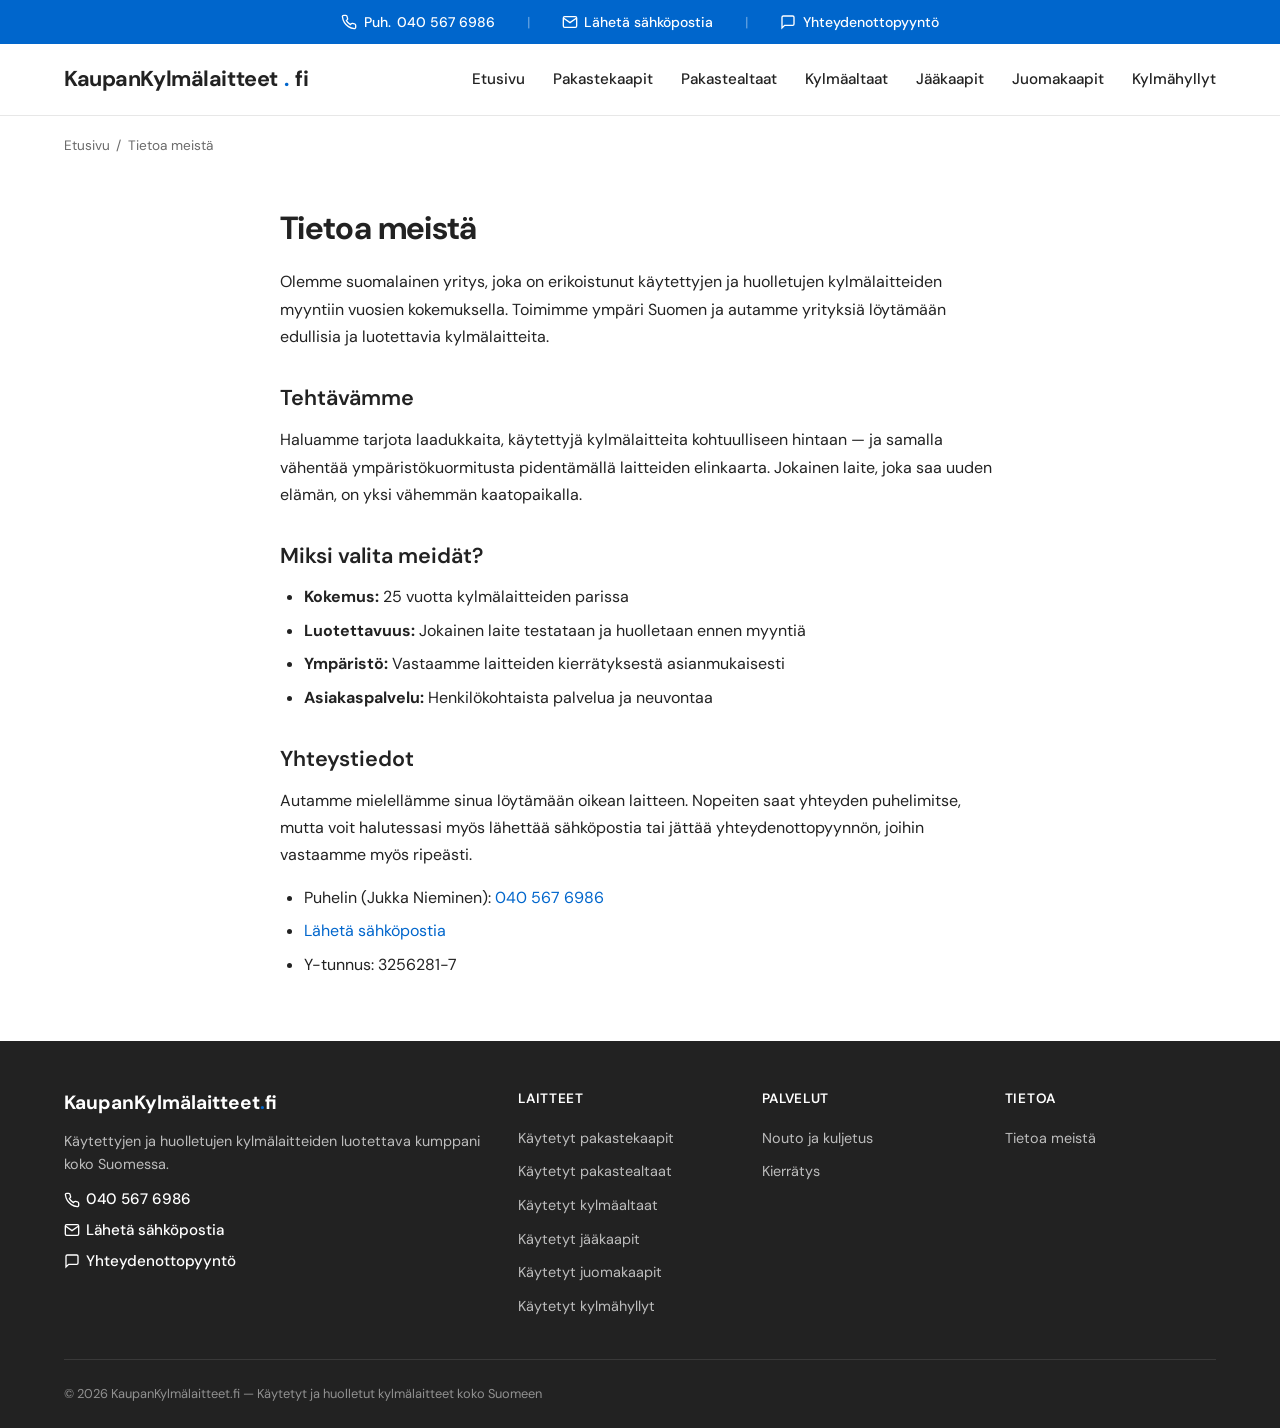
<file: tietoa-meista.html>
<!DOCTYPE html>
<html lang="fi">
<head>
  <meta charset="UTF-8">
  <meta name="viewport" content="width=device-width, initial-scale=1.0">
  <title>Tietoa meistä | KaupanKylmälaitteet.fi</title>
  <meta name="description" content="Suomalainen perheyritys, joka on erikoistunut käytettyjen ja huolletujen kylmälaitteiden myyntiin yli 15 vuoden ajan.">
  <link href="https://fonts.googleapis.com/css2?family=DM+Sans:opsz,wght@9..40,400..700&display=swap" rel="stylesheet">
  <link rel="stylesheet" href="styles.css">
  <!-- GA4 — replace G-XXXXXXXXXX with your Measurement ID -->
  <script async src="https://www.googletagmanager.com/gtag/js?id=G-XXXXXXXXXX"></script>
  <script>
    window.dataLayer = window.dataLayer || [];
    function gtag(){dataLayer.push(arguments);}
    gtag('js', new Date());
    gtag('config', 'G-XXXXXXXXXX');
  </script>
</head>
<body>

  <!-- Top sticky bar: phone + email -->
  <div class="bar-top">
    <a href="tel:+358405676986">
      <svg viewBox="0 0 24 24" fill="none" stroke="currentColor" stroke-width="2"><path d="M22 16.92v3a2 2 0 0 1-2.18 2 19.79 19.79 0 0 1-8.63-3.07 19.5 19.5 0 0 1-6-6 19.79 19.79 0 0 1-3.07-8.67A2 2 0 0 1 4.11 2h3a2 2 0 0 1 2 1.72c.13.96.37 1.9.72 2.81a2 2 0 0 1-.45 2.11L8.09 9.91a16 16 0 0 0 6 6l1.27-1.27a2 2 0 0 1 2.11-.45c.91.35 1.85.59 2.81.72A2 2 0 0 1 22 16.92z"/></svg>
      <span class="phone-label">Puh. </span>040 567 6986
    </a>
    <span class="sep">|</span>
    <a href="mailto:nieminen.jukka.e@gmail.com">
      <svg viewBox="0 0 24 24" fill="none" stroke="currentColor" stroke-width="2"><path d="M4 4h16c1.1 0 2 .9 2 2v12c0 1.1-.9 2-2 2H4c-1.1 0-2-.9-2-2V6c0-1.1.9-2 2-2z"/><polyline points="22,6 12,13 2,6"/></svg>
      Lähetä sähköpostia
    </a>
    <span class="sep">|</span>
    <a href="#" class="contact-trigger">
      <svg width="16" height="16" viewBox="0 0 24 24" fill="none" stroke="currentColor" stroke-width="2"><path d="M21 15a2 2 0 0 1-2 2H7l-4 4V5a2 2 0 0 1 2-2h14a2 2 0 0 1 2 2z"/></svg>
      Yhteydenottopyyntö
    </a>
  </div>


  <!-- Header / Navigation -->
  <header class="site-header">
    <div class="header-inner">
      <a href="index.html" class="logo">KaupanKylmälaitteet<span class="dot">.</span>fi</a>
      <button class="nav-toggle" aria-label="Valikko" aria-expanded="false">☰</button>
      <nav class="main-nav">
        <ul>
          <li><a href="index.html">Etusivu</a></li>
          <li><a href="kaytetyt-pakastekaapit.html">Pakastekaapit</a></li>
          <li><a href="kaytetyt-pakastealtaat.html">Pakastealtaat</a></li>
          <li><a href="kaytetyt-kylma-altaat.html">Kylmäaltaat</a></li>
          <li><a href="kaytetyt-jaakaapit.html">Jääkaapit</a></li>
          <li><a href="kaytetyt-juomakaapit.html">Juomakaapit</a></li>
          <li><a href="kaytetyt-kylmahyllyt.html">Kylmähyllyt</a></li>
        </ul>
      </nav>
    </div>
  </header>

  <!-- Breadcrumb -->
  <div class="container">
    <nav class="breadcrumb">
      <a href="index.html">Etusivu</a><span>/</span>Tietoa meistä
    </nav>
  </div>

  <!-- Page Content -->
  <div class="container">
    <div class="page-content container-narrow" style="max-width:720px; margin:0 auto;">
      <h1>Tietoa meistä</h1>
<p>Olemme suomalainen yritys, joka on erikoistunut käytettyjen ja huolletujen kylmälaitteiden myyntiin vuosien kokemuksella. Toimimme ympäri Suomen ja autamme yrityksiä löytämään edullisia ja luotettavia kylmälaitteita.</p>

<h2>Tehtävämme</h2>
<p>Haluamme tarjota laadukkaita, käytettyjä kylmälaitteita kohtuulliseen hintaan — ja samalla vähentää ympäristökuormitusta pidentämällä laitteiden elinkaarta. Jokainen laite, joka saa uuden elämän, on yksi vähemmän kaatopaikalla.</p>

<h2>Miksi valita meidät?</h2>
<ul>
  <li><strong>Kokemus:</strong> 25 vuotta kylmälaitteiden parissa</li>
  <li><strong>Luotettavuus:</strong> Jokainen laite testataan ja huolletaan ennen myyntiä</li>
  <li><strong>Ympäristö:</strong> Vastaamme laitteiden kierrätyksestä asianmukaisesti</li>
  <li><strong>Asiakaspalvelu:</strong> Henkilökohtaista palvelua ja neuvontaa</li>
</ul>

<h2>Yhteystiedot</h2>
<p>Autamme mielellämme sinua löytämään oikean laitteen. Nopeiten saat yhteyden puhelimitse, mutta voit halutessasi myös lähettää sähköpostia tai jättää yhteydenottopyynnön, joihin vastaamme myös ripeästi.</p>
<ul>
  <li>Puhelin (Jukka Nieminen): <a href="tel:+358405676986" style="color:var(--accent);">040 567 6986</a></li>
  <li><a href="mailto:nieminen.jukka.e@gmail.com" style="color:var(--accent);">Lähetä sähköpostia</a></li>
  <li>Y-tunnus: 3256281-7</li>
</ul>
    </div>
  </div>

  <!-- Footer -->
  <footer class="site-footer">
    <div class="container">
      <div class="footer-grid">
        <div class="footer-col footer-contact">
          <span class="footer-logo">KaupanKylmälaitteet<span class="dot">.</span>fi</span>
          <p>Käytettyjen ja huolletujen kylmälaitteiden luotettava kumppani koko Suomessa.</p>
          <a href="tel:+358405676986" style="margin-top:0.75rem;">
            <svg width="16" height="16" viewBox="0 0 24 24" fill="none" stroke="currentColor" stroke-width="2"><path d="M22 16.92v3a2 2 0 0 1-2.18 2 19.79 19.79 0 0 1-8.63-3.07 19.5 19.5 0 0 1-6-6 19.79 19.79 0 0 1-3.07-8.67A2 2 0 0 1 4.11 2h3a2 2 0 0 1 2 1.72c.13.96.37 1.9.72 2.81a2 2 0 0 1-.45 2.11L8.09 9.91a16 16 0 0 0 6 6l1.27-1.27a2 2 0 0 1 2.11-.45c.91.35 1.85.59 2.81.72A2 2 0 0 1 22 16.92z"/></svg>
            040 567 6986
          </a>
          <br>
          <a href="mailto:nieminen.jukka.e@gmail.com">
            <svg width="16" height="16" viewBox="0 0 24 24" fill="none" stroke="currentColor" stroke-width="2"><path d="M4 4h16c1.1 0 2 .9 2 2v12c0 1.1-.9 2-2 2H4c-1.1 0-2-.9-2-2V6c0-1.1.9-2 2-2z"/><polyline points="22,6 12,13 2,6"/></svg>
            Lähetä sähköpostia
          </a>
          <br>
          <a href="#" class="contact-trigger">
            <svg width="16" height="16" viewBox="0 0 24 24" fill="none" stroke="currentColor" stroke-width="2"><path d="M21 15a2 2 0 0 1-2 2H7l-4 4V5a2 2 0 0 1 2-2h14a2 2 0 0 1 2 2z"/></svg>
            Yhteydenottopyyntö
          </a>
        </div>
        <div class="footer-col">
          <h4>Laitteet</h4>
          <ul>
            <li><a href="kaytetyt-pakastekaapit.html">Käytetyt pakastekaapit</a></li>
            <li><a href="kaytetyt-pakastealtaat.html">Käytetyt pakastealtaat</a></li>
            <li><a href="kaytetyt-kylma-altaat.html">Käytetyt kylmäaltaat</a></li>
            <li><a href="kaytetyt-jaakaapit.html">Käytetyt jääkaapit</a></li>
            <li><a href="kaytetyt-juomakaapit.html">Käytetyt juomakaapit</a></li>
            <li><a href="kaytetyt-kylmahyllyt.html">Käytetyt kylmähyllyt</a></li>
          </ul>
        </div>
        <div class="footer-col">
          <h4>Palvelut</h4>
          <ul>
            <li><a href="laitteiden-nouto-ja-kuljetus.html">Nouto ja kuljetus</a></li>
            <li><a href="kylmalaitteiden-kierratys.html">Kierrätys</a></li>
          </ul>
        </div>
        <div class="footer-col">
          <h4>Tietoa</h4>
          <ul>
            <li><a href="tietoa-meista.html">Tietoa meistä</a></li>
          </ul>
        </div>
      </div>
      <div class="footer-bottom">
        <span>© 2026 KaupanKylmälaitteet.fi — Käytetyt ja huolletut kylmälaitteet koko Suomeen</span>
      </div>
    </div>
  </footer>

  <!-- Lightbox -->
  <div class="lightbox" id="lightbox">
    <button class="lightbox-close" aria-label="Sulje">✕</button>
    <div class="lightbox-content">
      <div class="img-placeholder">Kuva tulossa</div>
    </div>
  </div>

  <!-- Contact Form Modal -->
  <div class="form-modal" id="formModal">
    <div class="form-modal-overlay"></div>
    <div class="form-modal-box">
      <button class="form-modal-close" aria-label="Sulje">✕</button>
      <h3>Yhteydenottopyyntö</h3>
      <p class="form-modal-sub">Soitamme tai laitamme sinulle viestiä mahdollisimman pian.</p>
      <form id="contactForm" action="#" method="POST">
        <div class="form-field">
          <label for="cf-nimi">Nimi</label>
          <input type="text" id="cf-nimi" name="nimi" required>
        </div>
        <div class="form-field">
          <label for="cf-yhteystieto">Puhelin tai sähköposti</label>
          <input type="text" id="cf-yhteystieto" name="yhteystieto" required>
        </div>
        <button type="submit" class="form-submit">Lähetä</button>
      </form>
    </div>
  </div>

  <script src="script.js"></script>
</body>
</html>
</file>
<file: styles.css>
/* ===========================================================
   kaupankylmalaitteet.fi — Shared Stylesheet
   Visual direction: Airbnb-warm card system adapted for
   a Finnish used/refurbished commercial refrigeration dealer.
   Warm white canvas, Rausch-red accent, near-black text,
   generous radius, three-layer card shadows, DM Sans typography.
   =========================================================== */

/* ---------- 1. Design Tokens ---------- */
:root {
  /* Brand */
  --accent: #0066cc;
  --accent-dark: #0052cc;
  --accent-soft: #e6f0fa;

  /* Text */
  --text: #222222;
  --text-secondary: #6a6a6a;
  --text-muted: #929292;
  --text-on-accent: #ffffff;

  /* Surfaces */
  --bg: #ffffff;
  --bg-warm: #f8f8f8;
  --surface-light: #f2f2f2;
  --border: #e7e7e7;
  --border-dark: #c1c1c1;

  /* Shadows — Airbnb three-layer system */
  --shadow-card: 0 0 0 1px rgba(0,0,0,0.02), 0 2px 6px rgba(0,0,0,0.04), 0 4px 8px rgba(0,0,0,0.1);
  --shadow-hover: 0 4px 12px rgba(0,0,0,0.08);
  --shadow-lift: 0 8px 24px rgba(0,0,0,0.12);

  /* Radii */
  --r-btn: 8px;
  --r-badge: 14px;
  --r-card: 20px;
  --r-large: 32px;

  /* Layout */
  --container: 1200px;
  --narrow: 720px;

  /* Fonts */
  --font-body: 'DM Sans', system-ui, -apple-system, 'Segoe UI', Roboto, sans-serif;
  --font-mono: ui-monospace, SFMono-Regular, Menlo, Monaco, Consolas, monospace;

  /* Header heights for sticky offset */
  --bar-top: 44px;
    --header-h: 72px;
}

/* ---------- 2. Reset ---------- */
*, *::before, *::after { box-sizing: border-box; margin: 0; padding: 0; }
html { scroll-behavior: smooth; }
body {
  font-family: var(--font-body);
  color: var(--text);
  background: var(--bg);
  line-height: 1.5;
  font-size: 16px;
  -webkit-font-smoothing: antialiased;
  text-rendering: optimizeLegibility;
}
a { color: inherit; text-decoration: none; }
ul, ol { list-style: none; }
img { max-width: 100%; display: block; }

html, body { max-width: 100%; overflow-x: hidden; }

/* ---------- 3. Sticky Bars ---------- */

/* Top bar: phone + email */
.bar-top {
  position: sticky;
  top: 0;
  z-index: 1000;
  height: var(--bar-top);
  background: var(--accent);
  color: #fff;
  display: flex;
  align-items: center;
  justify-content: center;
  gap: 2rem;
  font-size: 0.875rem;
  font-weight: 500;
  overflow: hidden;
}
.bar-top a {
  display: inline-flex;
  white-space: nowrap;
  align-items: center;
  gap: 0.4rem;
  color: #fff;
  transition: color 0.15s;
}
.bar-top a:hover { color: var(--accent); }
.bar-top .sep { opacity: 0.35; }
.bar-top svg { width: 16px; height: 16px; }

/* ---------- 4. Header / Navigation ---------- */
.site-header {
  position: sticky;
  top: var(--bar-top);
  z-index: 998;
  background: rgba(255,255,255,0.96);
  backdrop-filter: blur(8px);
  border-bottom: 1px solid var(--border);
  height: var(--header-h);
  display: flex;
  align-items: center;
}
.site-header .header-inner {
  width: 100%;
  max-width: var(--container);
  margin: 0 auto;
  padding: 0 1.5rem;
  display: flex;
  align-items: center;
  justify-content: space-between;
  gap: 1.5rem;
}
.logo {
  font-size: 1.35rem;
  font-weight: 700;
  letter-spacing: -0.02em;
  color: var(--text);
  white-space: nowrap;
  display: flex;
  align-items: center;
  gap: 0.4rem;
}
.logo .dot { color: var(--accent); }

.nav-toggle { display: none; }

.main-nav ul {
  display: flex;
  gap: 1.75rem;
  align-items: center;
}
.main-nav a {
  font-size: 0.95rem;
  font-weight: 500;
  color: var(--text);
  padding: 0.5rem 0;
  border-bottom: 2px solid transparent;
  transition: border-color 0.15s, color 0.15s;
}
.main-nav a:hover,
.main-nav a.active {
  border-bottom-color: var(--accent);
  color: var(--text);
}

/* Mobile nav toggle */
.nav-toggle {
  background: none;
  border: none;
  cursor: pointer;
  font-size: 1.5rem;
  color: var(--text);
}

/* ---------- 5. Layout Utilities ---------- */
.container {
  max-width: var(--container);
  margin: 0 auto;
  padding: 0 1.5rem;
}
.container-narrow {
  max-width: var(--narrow);
  margin: 0 auto;
  padding: 0 1.5rem;
}
.section { padding: 3rem 0; }
.section-lg { padding: 4rem 0; }
.section-title {
  font-size: 1.75rem;
  font-weight: 700;
  letter-spacing: -0.02em;
  margin-bottom: 0.5rem;
}
.section-sub {
  color: var(--text-secondary);
  font-size: 1rem;
  margin-bottom: 2rem;
}
.text-center { text-align: center; }

/* ---------- 6. Hero ---------- */
.hero {
  background: linear-gradient(135deg, #1a1a2e 0%, #16213e 50%, #0f3460 100%);
  color: #fff;
  padding: 3.5rem 0;
}
.hero-inner {
  display: flex;
  align-items: center;
  gap: 3rem;
}
.hero-text {
  flex: 1 1 50%;
}
.hero-image {
  flex: 1 1 50%;
  border-radius: var(--r-large);
  overflow: hidden;
  aspect-ratio: 4 / 3;
}
.hero-image img {
  width: 100%;
  height: 100%;
  object-fit: cover;
  display: block;
}
.hero h1 {
  font-size: 2.25rem;
  font-weight: 700;
  line-height: 1.15;
  letter-spacing: -0.03em;
  margin-bottom: 1rem;
}
.hero p {
  font-size: 1.125rem;
  opacity: 0.85;
  margin-bottom: 1.75rem;
  max-width: 520px;
}
.hero-cta {
  display: inline-flex;
  align-items: center;
  gap: 0.5rem;
  background: var(--accent);
  color: #fff;
  font-weight: 600;
  font-size: 1rem;
  padding: 0.75rem 1.75rem;
  border-radius: var(--r-btn);
  transition: background 0.15s, transform 0.15s;
}
.hero-cta:hover {
  background: var(--accent-dark);
  transform: translateY(-1px);
}

/* ---------- 7. Category Grid (Homepage) ---------- */
.category-grid {
  display: grid;
  grid-template-columns: repeat(auto-fill, minmax(260px, 1fr));
  gap: 1.5rem;
}
.category-card {
  display: block;
  background: #fff;
  border-radius: var(--r-card);
  box-shadow: var(--shadow-card);
  overflow: hidden;
  transition: box-shadow 0.2s, transform 0.2s;
}
.category-card:hover {
  box-shadow: var(--shadow-lift);
  transform: translateY(-2px);
}
.category-card .img-placeholder {
  height: 180px;
  background: #e8e8e8 url('images/product-placeholder-image.avif') center/cover no-repeat;
}
.category-card img {
  width: 100%;
  height: 180px;
  object-fit: cover;
  display: block;
}
.category-card .cat-body {
  padding: 1.25rem 1.25rem 1.5rem;
}
.category-card .cat-body h3 {
  font-size: 1.15rem;
  font-weight: 600;
  letter-spacing: -0.02em;
  margin-bottom: 0.3rem;
}
.category-card .cat-body p {
  font-size: 0.875rem;
  color: var(--text-secondary);
}

/* ---------- 8. Image Placeholder ---------- */
.img-placeholder {
  background: #e8e8e8 url('images/product-placeholder-image.avif') center/cover no-repeat;
  display: flex;
  align-items: center;
  justify-content: center;
  color: transparent;
  font-size: 0.75rem;
  font-weight: 600;
  letter-spacing: 0.08em;
  text-transform: uppercase;
}

/* ---------- 9. Product Cards ---------- */
.product-grid {
  display: grid;
  grid-template-columns: repeat(auto-fill, minmax(340px, 1fr));
  gap: 2rem;
}
.product-card {
  background: #fff;
  border-radius: var(--r-card);
  box-shadow: var(--shadow-card);
  overflow: hidden;
  transition: box-shadow 0.2s, transform 0.2s;
  display: flex;
  flex-direction: column;
}
.product-card:hover {
  box-shadow: var(--shadow-lift);
  transform: translateY(-2px);
}

/* Carousel */
.carousel {
  position: relative;
  height: 240px;
  overflow: hidden;
  background: var(--bg-warm);
}
.carousel-track {
  display: flex;
  height: 100%;
  transition: transform 0.35s ease;
}
.carousel-slide {
  flex: 0 0 100%;
  height: 100%;
}
.carousel-slide .img-placeholder {
  width: 100%;
  height: 100%;
}
.carousel-slide img {
  width: 100%;
  height: 100%;
  object-fit: contain;
  display: block;
}
.carousel-btn {
  position: absolute;
  top: 50%;
  transform: translateY(-50%);
  width: 36px;
  height: 36px;
  border-radius: 50%;
  background: rgba(255,255,255,0.9);
  border: none;
  cursor: pointer;
  display: flex;
  align-items: center;
  justify-content: center;
  font-size: 1.1rem;
  color: var(--text);
  box-shadow: 0 2px 8px rgba(0,0,0,0.15);
  transition: background 0.15s;
  z-index: 5;
}
.carousel-btn:hover { background: #fff; }
.carousel-btn.prev { left: 0.75rem; }
.carousel-btn.next { right: 0.75rem; }
.carousel-dots {
  position: absolute;
  bottom: 0.75rem;
  left: 50%;
  transform: translateX(-50%);
  display: flex;
  gap: 0.4rem;
  z-index: 5;
}
.carousel-dot {
  width: 8px;
  height: 8px;
  border-radius: 50%;
  background: rgba(255,255,255,0.5);
  border: none;
  cursor: pointer;
  transition: background 0.15s;
}
.carousel-dot.active { background: var(--accent); }

/* Card body */
.product-body {
  padding: 1.25rem;
  display: flex;
  flex-direction: column;
  flex: 1;
}
.product-code {
  font-size: 0.75rem;
  font-weight: 600;
  color: var(--accent);
  letter-spacing: 0.05em;
  text-transform: uppercase;
  margin-bottom: 0.4rem;
}
.product-title {
  font-size: 1.15rem;
  font-weight: 600;
  letter-spacing: -0.02em;
  margin-bottom: 0.75rem;
}
.product-specs {
  display: grid;
  grid-template-columns: auto 1fr;
  gap: 0.4rem 0.75rem;
  font-size: 0.875rem;
  padding: 0.75rem 0;
  border-top: 1px solid var(--border);
  border-bottom: 1px solid var(--border);
  margin-bottom: 0.75rem;
}
.product-specs dt {
  font-weight: 600;
  color: var(--text-secondary);
}
.product-specs dd {
  color: var(--text);
}
.product-specs dt::after { content: ':'; }
.product-extra {
  font-size: 0.85rem;
  color: var(--text-secondary);
  line-height: 1.5;
  margin-bottom: 1rem;
  flex: 1;
}
.product-cta {
  display: inline-flex;
  align-items: center;
  justify-content: center;
  gap: 0.4rem;
  background: var(--text);
  color: #fff;
  font-weight: 600;
  font-size: 0.9rem;
  padding: 0.65rem 1.25rem;
  border-radius: var(--r-btn);
  transition: background 0.15s;
  align-self: flex-start;
}
.product-cta:hover { background: var(--accent); }

/* ---------- 10. Service / Info Blocks ---------- */
.service-grid {
  display: grid;
  grid-template-columns: repeat(auto-fit, minmax(260px, 1fr));
  gap: 2rem;
}
.service-card {
  text-align: center;
  padding: 2rem 1.5rem;
}
.service-card .icon-circle {
  width: 64px;
  height: 64px;
  border-radius: 50%;
  background: var(--accent-soft);
  display: flex;
  align-items: center;
  justify-content: center;
  margin: 0 auto 1rem;
  font-size: 1.75rem;
}
.service-card h3 {
  font-size: 1.1rem;
  font-weight: 600;
  margin-bottom: 0.5rem;
}
.service-card p {
  font-size: 0.9rem;
  color: var(--text-secondary);
  line-height: 1.5;
}

/* ---------- 11. CTA Banner ---------- */
.cta-banner {
  background: linear-gradient(135deg, var(--text) 0%, #333 100%);
  color: #fff;
  border-radius: var(--r-large);
  padding: 3rem;
  text-align: center;
  margin: 2rem 0;
}
.cta-banner h2 {
  font-size: 1.75rem;
  font-weight: 700;
  margin-bottom: 0.5rem;
}
.cta-banner p {
  opacity: 0.8;
  margin-bottom: 1.5rem;
  font-size: 1.05rem;
}
.cta-banner .btn-accent {
  display: inline-block;
  background: var(--accent);
  color: #fff;
  font-weight: 600;
  padding: 0.75rem 2rem;
  border-radius: var(--r-btn);
  font-size: 1rem;
  transition: background 0.15s;
}
.cta-banner .btn-accent:hover { background: var(--accent-dark); }

/* ---------- 12. Content Page (narrow) ---------- */
.page-content {
  padding: 3rem 0;
}
.page-content h1 {
  font-size: 2rem;
  font-weight: 700;
  letter-spacing: -0.02em;
  margin-bottom: 1rem;
}
.page-content h2 {
  font-size: 1.35rem;
  font-weight: 600;
  margin-top: 2rem;
  margin-bottom: 0.75rem;
}
.page-content p {
  font-size: 1rem;
  line-height: 1.7;
  color: var(--text);
  margin-bottom: 1rem;
}
.page-content ul {
  list-style: disc;
  padding-left: 1.5rem;
  margin-bottom: 1rem;
}
.page-content ul li {
  margin-bottom: 0.5rem;
  line-height: 1.6;
}

/* ---------- 13. Trust Section ---------- */
.trust-section {
  background: var(--bg-warm);
  padding: 3rem 0;
}
.trust-grid {
  display: grid;
  grid-template-columns: repeat(auto-fit, minmax(200px, 1fr));
  gap: 1.5rem;
  text-align: center;
}
.trust-item {
  padding: 1rem;
}
.trust-item .trust-number {
  font-size: 2.5rem;
  font-weight: 700;
  color: var(--accent);
  letter-spacing: -0.03em;
}
.trust-item .trust-label {
  font-size: 0.9rem;
  color: var(--text-secondary);
  margin-top: 0.25rem;
}

/* ---------- 14. Footer ---------- */
.site-footer {
  background: var(--text);
  color: #fff;
  padding: 3rem 0 1.5rem;
}
.footer-grid {
  display: grid;
  grid-template-columns: 2fr 1fr 1fr 1fr;
  gap: 2rem;
  margin-bottom: 2rem;
}
.footer-col h4 {
  font-size: 0.85rem;
  font-weight: 600;
  text-transform: uppercase;
  letter-spacing: 0.05em;
  margin-bottom: 1rem;
  color: #fff;
}
.footer-col ul li {
  margin-bottom: 0.6rem;
}
.footer-col a {
  font-size: 0.9rem;
  color: rgba(255,255,255,0.7);
  transition: color 0.15s;
}
.footer-col a:hover { color: var(--accent); }
.footer-col p {
  font-size: 0.9rem;
  color: rgba(255,255,255,0.7);
  line-height: 1.6;
}
.footer-contact a {
  display: inline-flex;
  align-items: center;
  gap: 0.4rem;
  font-size: 0.95rem;
  color: #fff;
  font-weight: 500;
  margin-bottom: 0.5rem;
}
.footer-contact a:hover { color: var(--accent); }
.footer-bottom {
  border-top: 1px solid rgba(255,255,255,0.1);
  padding-top: 1.5rem;
  display: flex;
  justify-content: space-between;
  align-items: center;
  font-size: 0.8rem;
  color: rgba(255,255,255,0.5);
}
.footer-logo {
  font-size: 1.2rem;
  font-weight: 700;
  margin-bottom: 0.75rem;
  display: block;
}
.footer-logo .dot { color: var(--accent); }

/* ---------- 15. Lightbox ---------- */
.lightbox {
  display: none;
  position: fixed;
  inset: 0;
  z-index: 2000;
  background: rgba(0,0,0,0.85);
  align-items: center;
  justify-content: center;
  cursor: zoom-out;
}
.lightbox.open { display: flex; }
.lightbox-content {
  position: relative;
  max-width: 90vw;
  max-height: 90vh;
  border-radius: var(--r-btn);
  overflow: hidden;
}
.lightbox-content img {
  max-width: 90vw;
  max-height: 90vh;
  display: block;
  border-radius: var(--r-btn);
}
.lightbox-content .img-placeholder {
  width: 600px;
  height: 400px;
  font-size: 1rem;
}
.lightbox-close {
  position: absolute;
  top: 1rem;
  right: 1rem;
  width: 40px;
  height: 40px;
  border-radius: 50%;
  background: rgba(255,255,255,0.2);
  border: none;
  color: #fff;
  font-size: 1.5rem;
  cursor: pointer;
  display: flex;
  align-items: center;
  justify-content: center;
  z-index: 10;
}
.lightbox-prev,
.lightbox-next {
  position: absolute;
  top: 50%;
  transform: translateY(-50%);
  width: 48px;
  height: 48px;
  border-radius: 50%;
  background: rgba(255,255,255,0.15);
  border: none;
  color: #fff;
  font-size: 2.5rem;
  cursor: pointer;
  display: flex;
  align-items: center;
  justify-content: center;
  transition: background 0.15s;
  z-index: 10;
}
.lightbox-prev:hover,
.lightbox-next:hover {
  background: rgba(255,255,255,0.35);
}
.lightbox-prev { left: 1rem; }
.lightbox-next { right: 1rem; }


/* ---------- 19. Contact Form Modal ---------- */
.form-modal {
  display: none;
  position: fixed;
  inset: 0;
  z-index: 2100;
  align-items: center;
  justify-content: center;
}
.form-modal.open { display: flex; }
.form-modal-overlay {
  position: absolute;
  inset: 0;
  background: rgba(0,0,0,0.6);
  cursor: pointer;
}
.form-modal-box {
  position: relative;
  background: #fff;
  border-radius: var(--r-card);
  padding: 2rem;
  max-width: 400px;
  width: calc(100% - 2rem);
  box-shadow: var(--shadow-lift);
  z-index: 1;
}
.form-modal-close {
  position: absolute;
  top: 0.75rem;
  right: 0.75rem;
  width: 32px;
  height: 32px;
  border-radius: 50%;
  background: var(--surface-light);
  border: none;
  font-size: 1.1rem;
  cursor: pointer;
  display: flex;
  align-items: center;
  justify-content: center;
}
.form-modal-close:hover { background: var(--border); }
.form-modal-box h3 {
  font-size: 1.35rem;
  font-weight: 700;
  letter-spacing: -0.02em;
  margin-bottom: 0.3rem;
}
.form-modal-sub {
  font-size: 0.9rem;
  color: var(--text-secondary);
  margin-bottom: 1.5rem;
}
.form-field { margin-bottom: 1rem; }
.form-field label {
  display: block;
  font-size: 0.85rem;
  font-weight: 600;
  margin-bottom: 0.3rem;
  color: var(--text);
}
.form-field input {
  width: 100%;
  padding: 0.65rem 0.75rem;
  border: 1px solid var(--border-dark);
  border-radius: var(--r-btn);
  font-size: 1rem;
  font-family: var(--font-body);
  color: var(--text);
  transition: border-color 0.15s;
  box-sizing: border-box;
}
.form-field input:focus {
  outline: none;
  border-color: var(--accent);
}
.form-submit {
  width: 100%;
  background: var(--accent);
  color: #fff;
  border: none;
  padding: 0.75rem;
  border-radius: var(--r-btn);
  font-size: 1rem;
  font-weight: 600;
  cursor: pointer;
  transition: background 0.15s;
}
.form-submit:hover { background: var(--accent-dark); }
.form-success {
  text-align: center;
  padding: 2rem 0;
  font-size: 1.1rem;
  font-weight: 600;
  color: var(--accent);
}

/* ---------- 20. Secondary Button ---------- */
.btn-outline {
  display: inline-block;
  background: transparent;
  color: #fff;
  font-weight: 600;
  padding: 0.75rem 1.5rem;
  border-radius: var(--r-btn);
  font-size: 1rem;
  border: 2px solid rgba(255,255,255,0.3);
  margin-left: 0.75rem;
  transition: border-color 0.15s, background 0.15s;
}
.btn-outline:hover {
  border-color: #fff;
  background: rgba(255,255,255,0.1);
}

/* ---------- 16. Breadcrumb ---------- */
.breadcrumb {
  padding: 1.25rem 0 0;
  font-size: 0.85rem;
  color: var(--text-secondary);
}
.breadcrumb a:hover { color: var(--accent); }
.breadcrumb span { margin: 0 0.4rem; }

/* ---------- 17. Page Header ---------- */
.page-header {
  padding: 2rem 0 1rem;
}
.page-header h1 {
  font-size: 2rem;
  font-weight: 700;
  letter-spacing: -0.02em;
  margin-bottom: 0.3rem;
}
.page-header p {
  color: var(--text-secondary);
  font-size: 1.05rem;
}

/* ---------- 18. Responsive ---------- */
@media (max-width: 900px) {
  .footer-grid { grid-template-columns: 1fr 1fr; }
}

@media (max-width: 768px) {
  :root {
      --bar-top: 40px;
      --header-h: 64px;
  }

  .bar-top { font-size: 0.8rem; gap: 1rem; overflow: hidden; }

  .nav-toggle { display: flex; align-items: center; }

  .main-nav {
    display: none;
    position: fixed;
    top: calc(var(--bar-top) + var(--header-h));
    left: 0;
    right: 0;
    bottom: 0;
    height: calc(100vh - var(--bar-top) - var(--header-h));
    background: #fff;
    padding: 1rem 1.5rem;
    transform: translateX(100%);
    transition: transform 0.25s;
    z-index: 997;
    overflow-y: auto;
  }
  .main-nav.open { display: block; transform: translateX(0); }
  .main-nav ul {
    flex-direction: column;
    gap: 0;
    padding-top: 1rem;
  }
  .main-nav ul li {
    width: 100%;
    border-bottom: 1px solid var(--border);
  }
  .main-nav a {
    display: block;
    padding: 1rem 0;
    font-size: 1.1rem;
    border-bottom: none;
  }

  .hero { padding: 2rem 0; }
  .hero-inner { flex-direction: column; gap: 1.5rem; }
  .hero-image { width: 100%; }
  .hero h1 { font-size: 1.85rem; }
  .hero p { font-size: 1rem; }

  .section { padding: 2rem 0; }
  .section-title { font-size: 1.4rem; }

  .product-grid { grid-template-columns: 1fr; }

  .footer-grid { grid-template-columns: 1fr; gap: 1.5rem; }
  .footer-bottom { flex-direction: column; gap: 0.5rem; text-align: center; }

  .cta-banner { padding: 2rem 1.5rem; }
  .cta-banner h2 { font-size: 1.35rem; }
}

@media (max-width: 480px) {
  .bar-top { font-size: 0.72rem; gap: 0.75rem; }
  .bar-top .sep { display: none; }
  .bar-top .phone-label { display: none; }
  .form-modal-box {
    padding: 1.5rem;
    max-width: calc(100% - 1rem);
  }
  .btn-outline {
    margin-left: 0;
    margin-top: 0.75rem;
  }
  .hero h1 { font-size: 1.5rem; }
  .hero-image { aspect-ratio: 16 / 10; }
  .category-grid { grid-template-columns: 1fr; }
}
</file>
